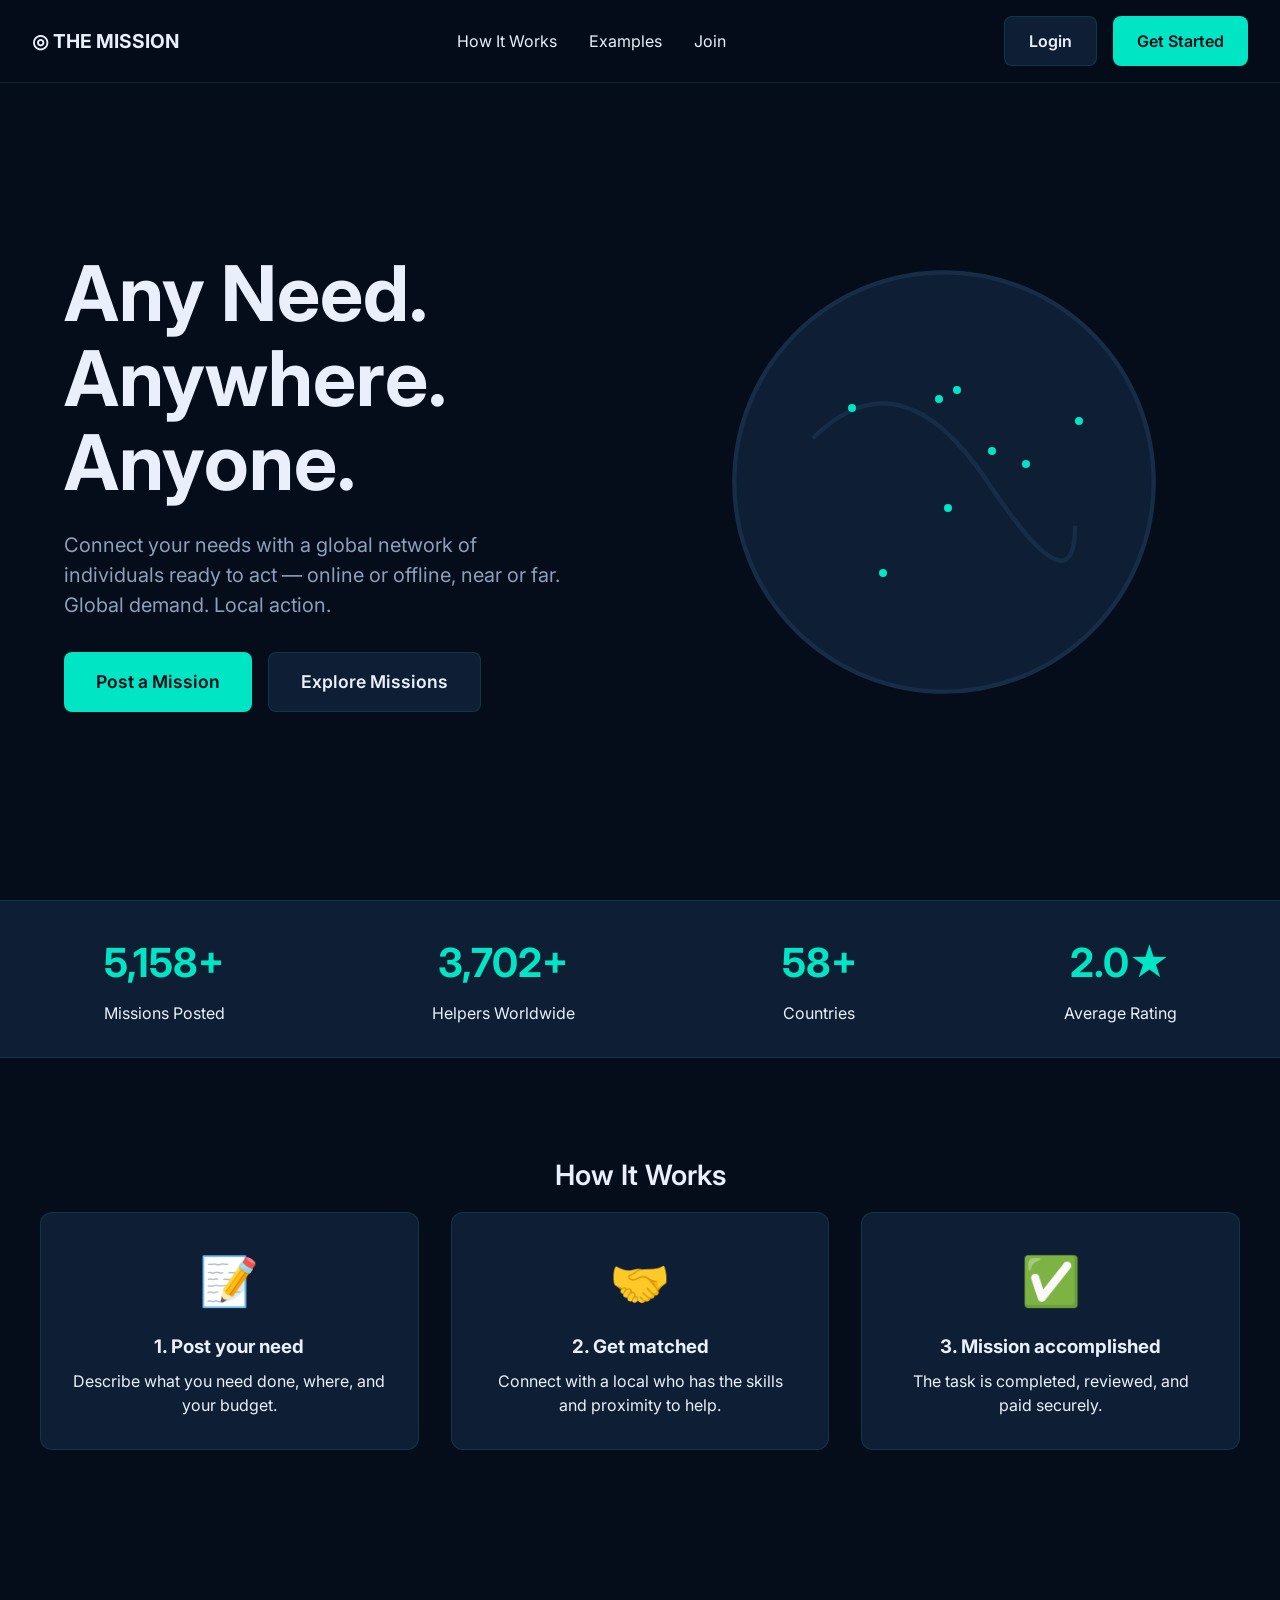
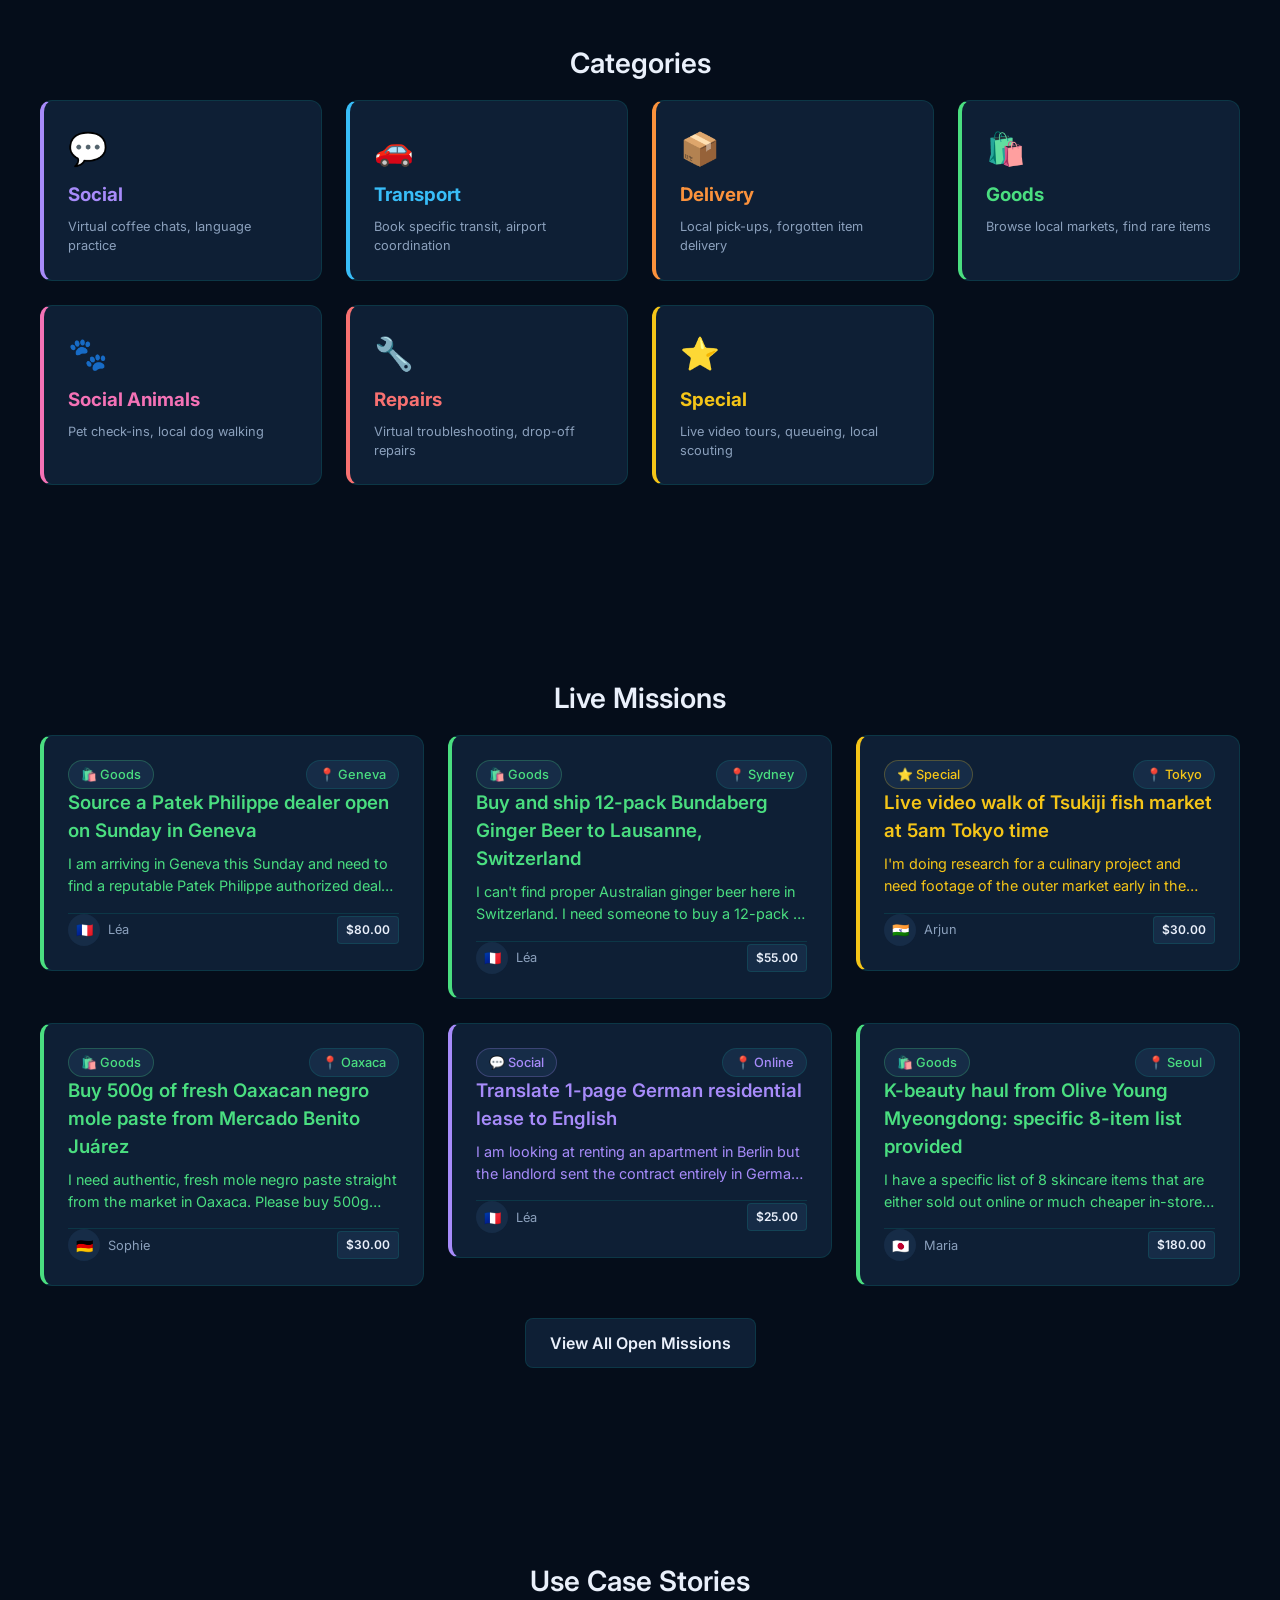
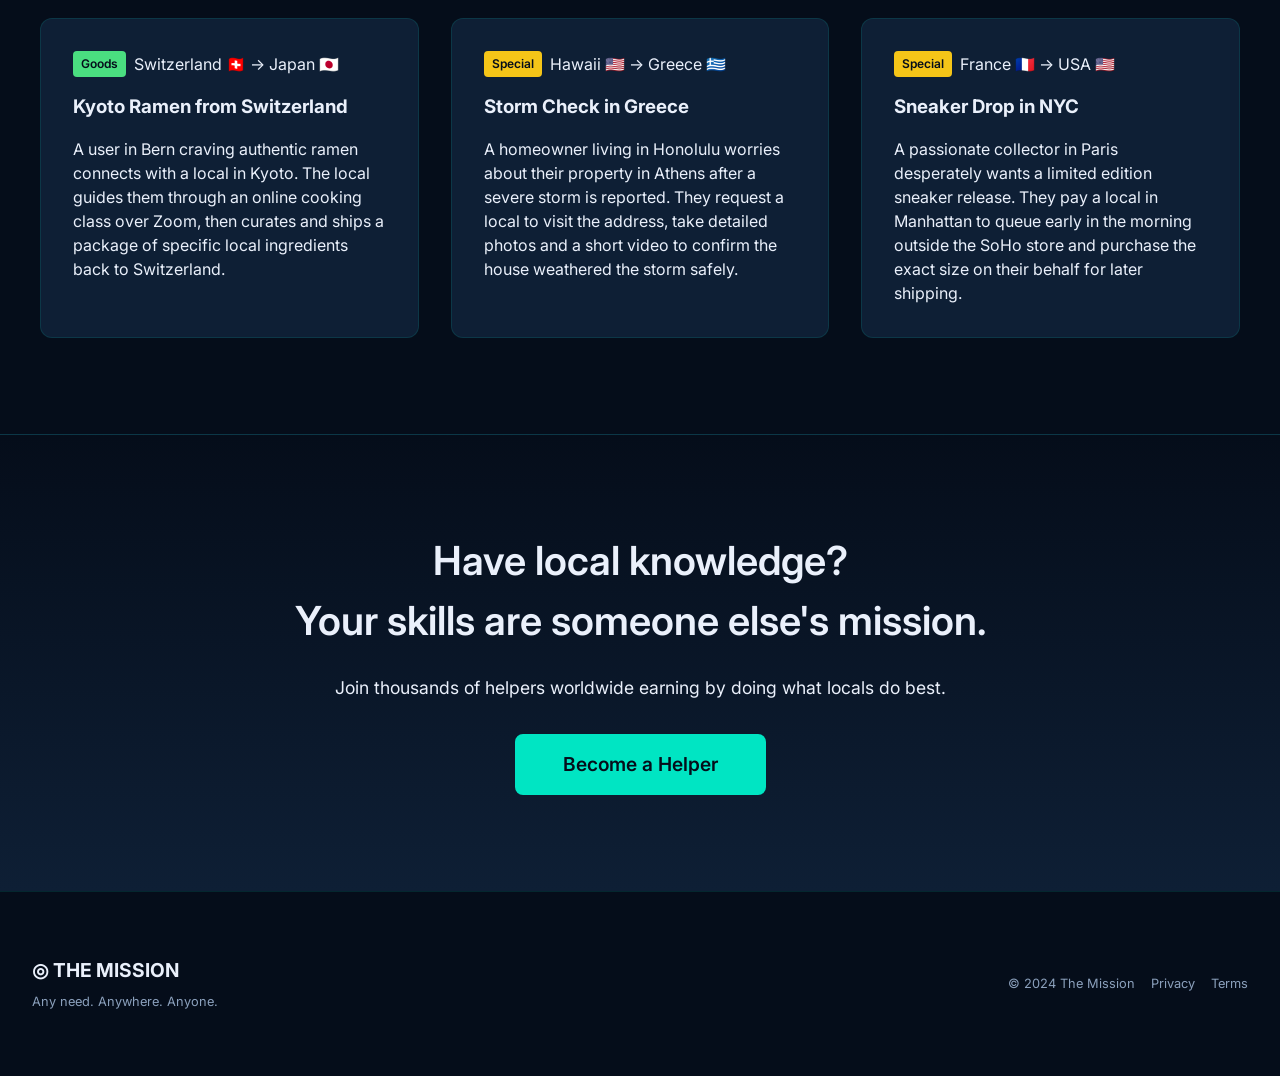
<file: index.html>
<!DOCTYPE html>
<html lang="en">
<head>
    <meta charset="UTF-8">
    <meta name="viewport" content="width=device-width, initial-scale=1.0">
    <title>The Mission | Any Need. Anywhere. Anyone.</title>
    <link rel="preconnect" href="https://fonts.googleapis.com">
    <link rel="preconnect" href="https://fonts.gstatic.com" crossorigin>
    <link href="https://fonts.googleapis.com/css2?family=Inter:wght@400;500;600;700&display=swap" rel="stylesheet">
    <link rel="stylesheet" href="style.css">
    <style>
        /* Specific index.html styles */
        nav {
            position: fixed;
            top: 0; width: 100%;
            display: flex; justify-content: space-between; align-items: center;
            padding: 1rem 2rem;
            background: rgba(5, 13, 26, 0.9);
            backdrop-filter: blur(10px);
            z-index: 1000;
            border-bottom: 1px solid var(--border);
        }
        .nav-logo { font-weight: 700; font-size: 1.2rem; display: flex; align-items: center; gap: 0.5rem;}
        .nav-links { display: flex; gap: 2rem; }
        .nav-actions { display: flex; gap: 1rem; }

        .hero {
            min-height: 100vh;
            display: flex;
            align-items: center;
            padding-top: 4rem;
        }
        .hero-split {
            display: flex;
            align-items: center;
            gap: 4rem;
        }
        .hero-content { flex: 1; }
        .hero-visual { flex: 1; display: flex; justify-content: center; }

        .stats-bar {
            background-color: var(--bg-surface);
            border-top: 1px solid var(--border);
            border-bottom: 1px solid var(--border);
            padding: 2rem 0;
            display: flex;
            justify-content: space-around;
            text-align: center;
        }
        .stat-item h3 { font-size: 2.5rem; color: var(--accent-teal); margin-bottom: 0.5rem; font-weight: 700; }

        .section { padding: 6rem 0; }

        .how-it-works { display: flex; justify-content: space-between; gap: 2rem; text-align: center; }
        .step { flex: 1; padding: 2rem; background: var(--bg-surface); border-radius: 12px; border: 1px solid var(--border); }
        .step-icon { font-size: 3rem; margin-bottom: 1rem; }

        .category-grid { display: grid; grid-template-columns: repeat(auto-fit, minmax(250px, 1fr)); gap: 1.5rem; }

        .use-case-grid { display: grid; grid-template-columns: repeat(3, 1fr); gap: 2rem; }
        .use-case-card { background: var(--bg-surface); padding: 2rem; border-radius: 12px; border: 1px solid var(--border); }

        .provider-cta { text-align: center; background: linear-gradient(180deg, var(--bg-deep) 0%, var(--bg-surface) 100%); border-top: 1px solid var(--border); }

        footer { padding: 4rem 2rem; border-top: 1px solid var(--border); display: flex; justify-content: space-between; align-items: center; }

        @media (max-width: 768px) {
            .nav-links { display: none; }
            .hero-split { flex-direction: column; text-align: center; padding-top: 2rem; }
            .stats-bar { flex-direction: column; gap: 2rem; }
            .how-it-works { flex-direction: column; }
            .use-case-grid { grid-template-columns: 1fr; }
            .category-grid { display: flex; overflow-x: auto; padding-bottom: 1rem; scroll-snap-type: x mandatory; }
            .category-grid > div { min-width: 80vw; scroll-snap-align: center; }
            footer { flex-direction: column; gap: 2rem; text-align: center; }
        }
    </style>
</head>
<body>
    <nav>
        <div class="nav-logo">◎ THE MISSION</div>
        <div class="nav-links">
            <a href="#how-it-works">How It Works</a>
            <a href="#examples">Examples</a>
            <a href="#join">Join</a>
        </div>
        <div class="nav-actions">
            <a href="login.html" class="btn btn-secondary">Login</a>
            <a href="login.html" class="btn btn-primary">Get Started</a>
        </div>
    </nav>

    <section class="hero container">
        <div class="hero-split w-full">
            <div class="hero-content">
                <h1 class="hero-headline">Any Need.<br>Anywhere.<br>Anyone.</h1>
                <p class="body-text mb-8" style="font-size: 1.25rem; color: var(--text-secondary); max-width: 500px;">
                    Connect your needs with a global network of individuals ready to act — online or offline, near or far. Global demand. Local action.
                </p>
                <div class="flex gap-4" style="flex-wrap: wrap; justify-content: inherit;">
                    <a href="login.html" class="btn btn-primary" style="font-size: 1.1rem; padding: 1rem 2rem;">Post a Mission</a>
                    <a href="app.html" class="btn btn-secondary" style="font-size: 1.1rem; padding: 1rem 2rem;">Explore Missions</a>
                </div>
            </div>
            <div class="hero-visual">
                <div class="globe-container" style="width: 80%; max-width: 500px;">
                    <!-- Tokyo -->
                    <div class="globe-dot" style="top: 35%; left: 80%; animation-delay: 0s;"></div>
                    <!-- Lagos -->
                    <div class="globe-dot" style="top: 55%; left: 50%; animation-delay: 0.2s;"></div>
                    <!-- Paris -->
                    <div class="globe-dot" style="top: 30%; left: 48%; animation-delay: 0.4s;"></div>
                    <!-- Mumbai -->
                    <div class="globe-dot" style="top: 45%; left: 68%; animation-delay: 0.6s;"></div>
                    <!-- NYC -->
                    <div class="globe-dot" style="top: 32%; left: 28%; animation-delay: 0.8s;"></div>
                    <!-- Berlin -->
                    <div class="globe-dot" style="top: 28%; left: 52%; animation-delay: 1.0s;"></div>
                    <!-- São Paulo -->
                    <div class="globe-dot" style="top: 70%; left: 35%; animation-delay: 1.2s;"></div>
                    <!-- Dubai -->
                    <div class="globe-dot" style="top: 42%; left: 60%; animation-delay: 1.4s;"></div>
                </div>
            </div>
        </div>
    </section>

    <div class="stats-bar" id="stats">
        <div class="stat-item">
            <h3 data-target="12400">0</h3>
            <p class="text-secondary">Missions Posted</p>
        </div>
        <div class="stat-item">
            <h3 data-target="8900">0</h3>
            <p class="text-secondary">Helpers Worldwide</p>
        </div>
        <div class="stat-item">
            <h3 data-target="140">0</h3>
            <p class="text-secondary">Countries</p>
        </div>
        <div class="stat-item">
            <h3 data-target="4.9" data-decimal="true">0</h3>
            <p class="text-secondary">Average Rating</p>
        </div>
    </div>

    <section id="how-it-works" class="section container">
        <h2 class="section-heading text-center mb-8">How It Works</h2>
        <div class="how-it-works">
            <div class="step">
                <div class="step-icon">📝</div>
                <h3>1. Post your need</h3>
                <p class="text-secondary mt-2">Describe what you need done, where, and your budget.</p>
            </div>
            <div class="step">
                <div class="step-icon">🤝</div>
                <h3>2. Get matched</h3>
                <p class="text-secondary mt-2">Connect with a local who has the skills and proximity to help.</p>
            </div>
            <div class="step">
                <div class="step-icon">✅</div>
                <h3>3. Mission accomplished</h3>
                <p class="text-secondary mt-2">The task is completed, reviewed, and paid securely.</p>
            </div>
        </div>
    </section>

    <section class="section container">
        <h2 class="section-heading text-center mb-8">Categories</h2>
        <div class="category-grid" id="category-showcase">
            <!-- Populated by JS -->
        </div>
    </section>

    <section id="examples" class="section container">
        <h2 class="section-heading text-center mb-8">Live Missions</h2>
        <div class="masonry-grid" id="live-examples-grid">
            <!-- Populated by JS -->
        </div>
        <div class="text-center mt-8">
            <a href="app.html" class="btn btn-secondary">View All Open Missions</a>
        </div>
    </section>

    <section class="section container">
        <h2 class="section-heading text-center mb-8">Use Case Stories</h2>
        <div class="use-case-grid">
            <div class="use-case-card card">
                <div class="flex items-center gap-2 mb-4">
                    <span class="badge" style="background-color: var(--cat-goods)">Goods</span>
                    <span class="text-secondary text-sm">Switzerland 🇨🇭 → Japan 🇯🇵</span>
                </div>
                <h3>Kyoto Ramen from Switzerland</h3>
                <p class="text-secondary mt-4">A user in Bern craving authentic ramen connects with a local in Kyoto. The local guides them through an online cooking class over Zoom, then curates and ships a package of specific local ingredients back to Switzerland.</p>
            </div>
            <div class="use-case-card card">
                <div class="flex items-center gap-2 mb-4">
                    <span class="badge" style="background-color: var(--cat-special)">Special</span>
                    <span class="text-secondary text-sm">Hawaii 🇺🇸 → Greece 🇬🇷</span>
                </div>
                <h3>Storm Check in Greece</h3>
                <p class="text-secondary mt-4">A homeowner living in Honolulu worries about their property in Athens after a severe storm is reported. They request a local to visit the address, take detailed photos and a short video to confirm the house weathered the storm safely.</p>
            </div>
            <div class="use-case-card card">
                <div class="flex items-center gap-2 mb-4">
                    <span class="badge" style="background-color: var(--cat-special)">Special</span>
                    <span class="text-secondary text-sm">France 🇫🇷 → USA 🇺🇸</span>
                </div>
                <h3>Sneaker Drop in NYC</h3>
                <p class="text-secondary mt-4">A passionate collector in Paris desperately wants a limited edition sneaker release. They pay a local in Manhattan to queue early in the morning outside the SoHo store and purchase the exact size on their behalf for later shipping.</p>
            </div>
        </div>
    </section>

    <section id="join" class="section provider-cta">
        <div class="container">
            <h2 class="section-heading" style="font-size: 2.5rem; margin-bottom: 1.5rem;">Have local knowledge?<br>Your skills are someone else's mission.</h2>
            <p class="text-secondary mb-8" style="font-size: 1.1rem;">Join thousands of helpers worldwide earning by doing what locals do best.</p>
            <a href="login.html" class="btn btn-primary" style="font-size: 1.2rem; padding: 1rem 3rem;">Become a Helper</a>
        </div>
    </section>

    <footer>
        <div>
            <div class="nav-logo mb-2">◎ THE MISSION</div>
            <p class="text-secondary caption">Any need. Anywhere. Anyone.</p>
        </div>
        <div class="flex gap-4 text-secondary caption">
            <span>© 2024 The Mission</span>
            <a href="#">Privacy</a>
            <a href="#">Terms</a>
        </div>
    </footer>

    <script src="app.js"></script>
    <script>
        document.addEventListener('DOMContentLoaded', () => {
            // Stats Animation
            const statsObserver = new IntersectionObserver((entries) => {
                entries.forEach(entry => {
                    if (entry.isIntersecting) {
                        const targets = entry.target.querySelectorAll('h3');
                        targets.forEach(el => {
                            const target = parseFloat(el.getAttribute('data-target'));
                            const isDecimal = el.hasAttribute('data-decimal');
                            const suffix = target > 100 ? '+' : (isDecimal ? '★' : '');

                            let count = 0;
                            const duration = 2000; // 2 seconds
                            const increment = target / (duration / 16); // 60fps

                            const timer = setInterval(() => {
                                count += increment;
                                if (count >= target) {
                                    clearInterval(timer);
                                    count = target;
                                }
                                el.innerText = isDecimal ? count.toFixed(1) + suffix : Math.floor(count).toLocaleString() + suffix;
                            }, 16);
                        });
                        statsObserver.unobserve(entry.target);
                    }
                });
            }, { threshold: 0.5 });

            statsObserver.observe(document.getElementById('stats'));

            // Populate Categories
            const catGrid = document.getElementById('category-showcase');
            const catExamples = {
                'Social': 'Virtual coffee chats, language practice',
                'Transport': 'Book specific transit, airport coordination',
                'Delivery': 'Local pick-ups, forgotten item delivery',
                'Goods': 'Browse local markets, find rare items',
                'Social Animals': 'Pet check-ins, local dog walking',
                'Repairs': 'Virtual troubleshooting, drop-off repairs',
                'Special': 'Live video tours, queueing, local scouting'
            };

            Object.keys(CATEGORIES).forEach(cat => {
                const info = CATEGORIES[cat];
                const card = document.createElement('div');
                card.className = `card cat-border ${info.className}`;
                card.innerHTML = `
                    <div style="font-size: 2rem; margin-bottom: 0.5rem;">${info.icon}</div>
                    <h3 style="margin-bottom: 0.5rem;">${cat}</h3>
                    <p class="caption">${catExamples[cat]}</p>
                `;
                catGrid.appendChild(card);
            });

            // Populate Live Examples
            const grid = document.getElementById('live-examples-grid');
            const reqs = getRequests({ status: 'open' }).slice(0, 6); // Just top 6

            reqs.forEach(req => {
                const cat = CATEGORIES[req.category];
                const requester = getUserById(req.requesterId) || { name: 'User', flag: '🌍' };

                const card = document.createElement('a');
                card.className = `card hoverable cat-border ${cat.className}`;
                card.href = `request.html?id=${req.id}`;

                card.innerHTML = `
                    <div class="flex justify-between items-center mb-3">
                        <span class="chip" style="color: ${cat.color}; border-color: ${cat.color}40">
                            ${cat.icon} ${req.category}
                        </span>
                        <span class="chip">📍 ${req.location.split(',')[0]}</span>
                    </div>
                    <h3 class="mb-2" style="font-weight: 600;">${req.title}</h3>
                    <p class="text-secondary mb-4" style="font-size: 0.9rem; display: -webkit-box; -webkit-line-clamp: 2; -webkit-box-orient: vertical; overflow: hidden;">
                        ${req.description}
                    </p>
                    <div class="flex justify-between items-center border-top pt-3" style="border-top: 1px solid var(--border);">
                        <div class="flex items-center gap-2">
                            <div class="avatar avatar-sm">${requester.flag}</div>
                            <span class="caption">${requester.name.split(' ')[0]}</span>
                        </div>
                        <div class="flex items-center gap-2">
                            <span class="badge" style="background-color: var(--bg-elevated); color: var(--text-primary); border: 1px solid var(--border);">
                                ${formatBudget(req.budget, req.currency)}
                            </span>
                        </div>
                    </div>
                `;
                grid.appendChild(card);
            });
        });
    </script>
</body>
</html>
</file>
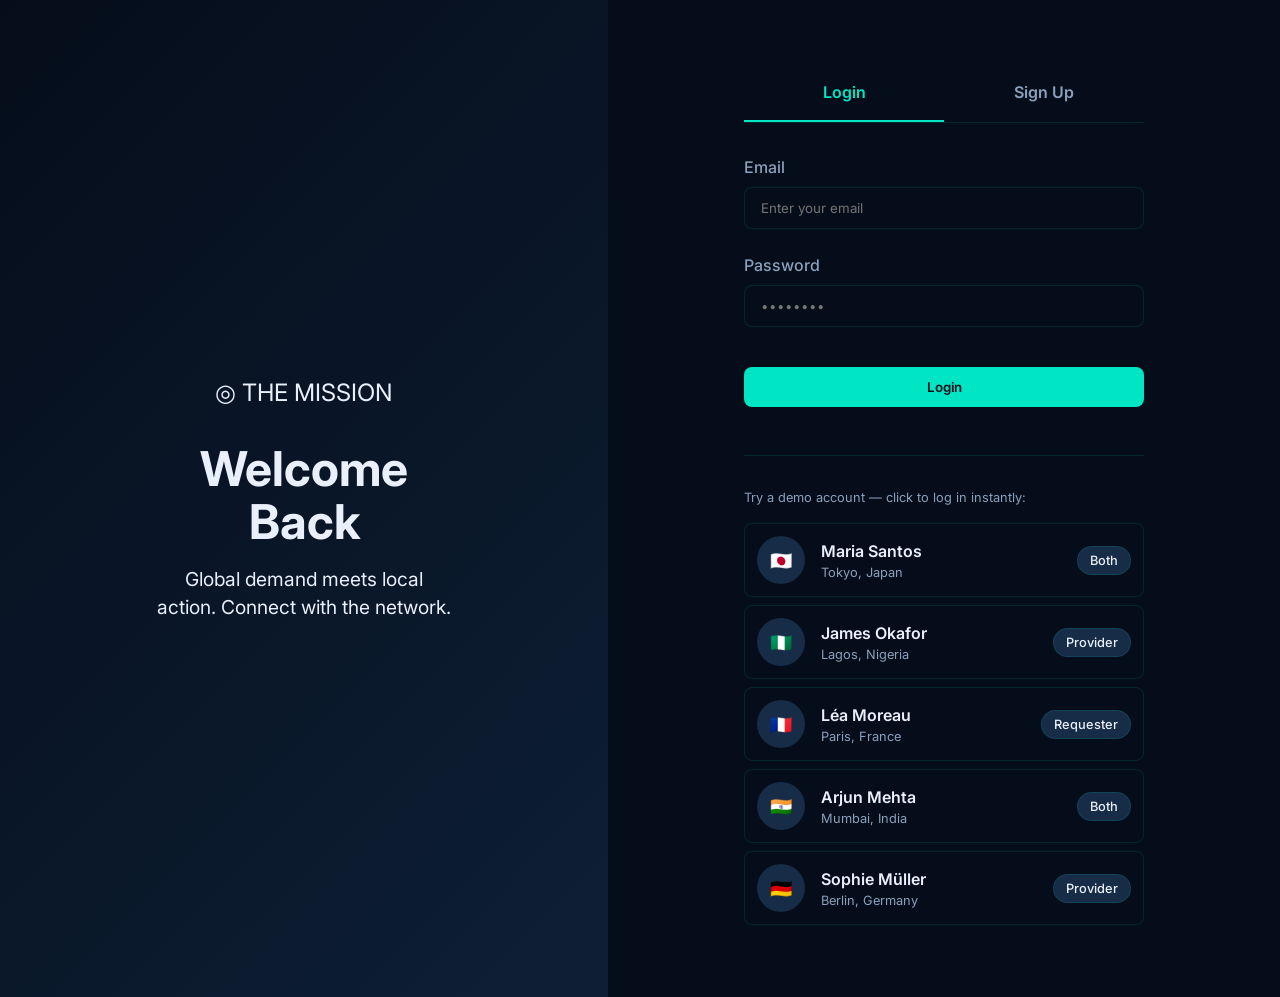
<file: app.html>
<!DOCTYPE html>
<html lang="en">
<head>
    <meta charset="UTF-8">
    <meta name="viewport" content="width=device-width, initial-scale=1.0">
    <title>Feed | The Mission</title>
    <link rel="preconnect" href="https://fonts.googleapis.com">
    <link rel="preconnect" href="https://fonts.gstatic.com" crossorigin>
    <link href="https://fonts.googleapis.com/css2?family=Inter:wght@400;500;600;700&display=swap" rel="stylesheet">
    <link rel="stylesheet" href="style.css">
    <style>
        .filter-scroll { display: flex; gap: 0.5rem; overflow-x: auto; padding-bottom: 0.5rem; scrollbar-width: none; }
        .filter-scroll::-webkit-scrollbar { display: none; }
        .filter-chip { cursor: pointer; border-color: var(--border); background: var(--bg-surface); transition: all 0.2s; }
        .filter-chip.active { background: var(--accent-teal); color: var(--bg-deep); border-color: var(--accent-teal); }

        .top-bar { display: flex; justify-content: space-between; align-items: center; margin-bottom: 2rem; gap: 1rem;}
        .search-input { flex: 1; max-width: 400px; background: var(--bg-surface); }

        /* Form Wizard */
        .wizard-step { display: none; }
        .wizard-step.active { display: block; animation: fadeIn 0.3s ease; }
        @keyframes fadeIn { from { opacity: 0; transform: translateY(10px); } to { opacity: 1; transform: translateY(0); } }

        .cat-select-grid { display: grid; grid-template-columns: repeat(auto-fit, minmax(140px, 1fr)); gap: 1rem; }
        .cat-select-card {
            border: 1px solid var(--border); border-radius: 8px; padding: 1rem; text-align: center;
            cursor: pointer; transition: all 0.2s; background: var(--bg-surface);
        }
        .cat-select-card:hover { border-color: var(--accent-teal); }
        .cat-select-card.selected { border-color: var(--accent-teal); background: var(--bg-elevated); box-shadow: 0 0 0 2px var(--accent-teal); }

        .progress-bar { display: flex; gap: 0.5rem; margin-bottom: 2rem; }
        .progress-dot { height: 6px; flex: 1; background: var(--bg-surface); border-radius: 3px; transition: all 0.3s; }
        .progress-dot.active { background: var(--accent-teal); }
        .progress-dot.done { background: var(--border); }

        #view-post-mission, #view-my-missions, #view-my-tasks { display: none; }
    </style>
</head>
<body>
    <div class="app-layout">
        <!-- Sidebar -->
        <div class="sidebar">
            <div class="nav-logo mb-8 mt-2" style="font-size: 1.2rem;">◎ THE MISSION</div>

            <div class="flex-col gap-2 flex-1">
                <div class="nav-item active" onclick="switchView('feed', this)">
                    <span>🌍</span> Feed
                </div>
                <div class="nav-item" onclick="switchView('my-missions', this)">
                    <span>📋</span> My Missions
                </div>
                <div class="nav-item" onclick="switchView('my-tasks', this)">
                    <span>✅</span> My Tasks
                </div>
                <div class="nav-item" onclick="switchView('post-mission', this)">
                    <span>➕</span> Post Mission
                </div>
                <div class="nav-item" onclick="window.location.href='profile.html'">
                    <span>👤</span> Profile
                </div>
            </div>

            <div class="mt-auto pt-4 border-top" style="border-top: 1px solid var(--border);">
                <div class="flex items-center gap-3 mb-4">
                    <img id="user-avatar" class="avatar avatar-md" src="" alt="User">
                    <div>
                        <div id="user-name" style="font-weight: 600; font-size: 0.9rem;"></div>
                        <div class="caption cursor-pointer hover:text-white" onclick="logout()">Sign Out</div>
                    </div>
                </div>
            </div>
        </div>

        <!-- Main Content -->
        <div class="main-content">

            <!-- FEED VIEW -->
            <div id="view-feed">
                <div class="top-bar">
                    <input type="text" id="search-bar" class="form-control search-input" placeholder="Search missions, locations..." onkeyup="handleSearch(event)">
                    <select id="sort-select" class="form-control" style="width: auto;" onchange="loadFeed()">
                        <option>Latest</option>
                        <option>Ending Soon</option>
                        <option>Highest Budget</option>
                        <option>Nearest</option>
                    </select>
                </div>

                <div class="filter-scroll mb-6" id="category-filters">
                    <div class="chip filter-chip active" onclick="setCategoryFilter(null, this)">All</div>
                    <!-- Populated by JS -->
                </div>

                <div class="masonry-grid" id="feed-grid">
                    <!-- Skeletons initially -->
                </div>
            </div>

            <!-- MY MISSIONS VIEW -->
            <div id="view-my-missions">
                <h2 class="section-heading mb-6">My Missions</h2>
                <div class="filter-scroll mb-6">
                    <div class="chip filter-chip active" onclick="loadMyMissions('open', this)">Posted (Open)</div>
                    <div class="chip filter-chip" onclick="loadMyMissions('in_progress', this)">In Progress</div>
                    <div class="chip filter-chip" onclick="loadMyMissions('completed', this)">Completed</div>
                </div>
                <div class="masonry-grid" id="my-missions-grid"></div>
            </div>

            <!-- MY TASKS VIEW -->
            <div id="view-my-tasks">
                <h2 class="section-heading mb-6">My Tasks</h2>
                <div class="filter-scroll mb-6">
                    <div class="chip filter-chip active" onclick="loadMyTasks('in_progress', this)">Accepted</div>
                    <div class="chip filter-chip" onclick="loadMyTasks('completed', this)">Done</div>
                </div>
                <div class="masonry-grid" id="my-tasks-grid"></div>
            </div>

            <!-- POST MISSION VIEW -->
            <div id="view-post-mission" style="max-width: 600px; margin: 0 auto;">
                <h2 class="section-heading mb-6 text-center">Post a Mission</h2>

                <div class="progress-bar">
                    <div class="progress-dot active" id="dot-1"></div>
                    <div class="progress-dot" id="dot-2"></div>
                    <div class="progress-dot" id="dot-3"></div>
                </div>

                <form id="post-form" onsubmit="submitMission(event)">

                    <!-- Step 1 -->
                    <div class="wizard-step active" id="step-1">
                        <div class="form-group">
                            <label for="post-title">Mission Title</label>
                            <input type="text" id="post-title" class="form-control" required placeholder="e.g. Source a Patek Philippe dealer open on Sunday...">
                        </div>
                        <div class="form-group">
                            <label for="post-desc">Description</label>
                            <textarea id="post-desc" class="form-control" rows="4" required placeholder="Provide all necessary details..."></textarea>
                        </div>
                        <div class="form-group">
                            <label id="cat-label">Category</label>
                            <div class="cat-select-grid" id="post-cat-grid" role="group" aria-labelledby="cat-label">
                                <!-- Populated by JS -->
                            </div>
                            <input type="hidden" id="post-cat" required>
                        </div>
                        <div class="flex justify-between mt-8">
                            <div></div>
                            <button type="button" class="btn btn-primary" onclick="nextStep(2)">Next: Details →</button>
                        </div>
                    </div>

                    <!-- Step 2 -->
                    <div class="wizard-step" id="step-2">
                        <div class="form-group">
                            <label for="post-loc">Location</label>
                            <input type="text" id="post-loc" class="form-control" required placeholder="City, Country (or 'Online')">
                            <div class="mt-2 flex gap-2">
                                <label for="post-online" style="display: flex; align-items: center; gap: 0.5rem; font-weight: 400; color: var(--text-primary);">
                                    <input type="checkbox" id="post-online"> This is a purely online/virtual task
                                </label>
                            </div>
                        </div>
                        <div class="flex gap-4">
                            <div class="form-group w-full">
                                <label for="post-budget">Budget Amount</label>
                                <input type="number" id="post-budget" class="form-control" required min="5">
                            </div>
                            <div class="form-group" style="width: 120px;">
                                <label for="post-currency">Currency</label>
                                <select id="post-currency" class="form-control">
                                    <option>USD</option><option>EUR</option><option>GBP</option>
                                    <option>CHF</option><option>JPY</option>
                                </select>
                            </div>
                        </div>
                        <div class="form-group">
                            <label for="post-deadline">Deadline</label>
                            <input type="date" id="post-deadline" class="form-control" required>
                        </div>
                        <div class="flex justify-between mt-8">
                            <button type="button" class="btn btn-secondary" onclick="nextStep(1)">← Back</button>
                            <button type="button" class="btn btn-primary" onclick="previewMission()">Next: Review →</button>
                        </div>
                    </div>

                    <!-- Step 3 -->
                    <div class="wizard-step" id="step-3">
                        <p class="text-secondary mb-4 text-center">Here's how your mission will look in the feed:</p>

                        <div id="preview-card" class="card mb-8"></div>

                        <div class="flex justify-between mt-8">
                            <button type="button" class="btn btn-secondary" onclick="nextStep(2)">← Edit</button>
                            <button type="submit" class="btn btn-primary" style="background-color: var(--cat-goods); color: var(--bg-deep);">Post Mission</button>
                        </div>
                    </div>

                </form>
            </div>

        </div>
    </div>

    <!-- Mobile Nav -->
    <div class="mobile-nav">
        <div class="mobile-nav-item active" onclick="switchView('feed', this)">
            <span style="font-size: 1.5rem;">🌍</span> Feed
        </div>
        <div class="mobile-nav-item" onclick="switchView('my-missions', this)">
            <span style="font-size: 1.5rem;">📋</span> My Missions
        </div>
        <div class="mobile-nav-item" onclick="switchView('post-mission', this)">
            <span style="font-size: 1.5rem;">➕</span> Post
        </div>
        <div class="mobile-nav-item" onclick="window.location.href='profile.html'">
            <span style="font-size: 1.5rem;">👤</span> Profile
        </div>
    </div>

    <script src="app.js"></script>
    <script>
        requireAuth();
        const currentUser = getSession();

        let currentFilter = { category: null, status: 'open', search: '', sortBy: 'Latest' };

        document.addEventListener('DOMContentLoaded', () => {
            // Setup User Info
            document.getElementById('user-name').innerText = currentUser.name;
            document.getElementById('user-avatar').src = getInitialsAvatar(currentUser.name);

            // Setup Category Filters
            const filterContainer = document.getElementById('category-filters');
            Object.keys(CATEGORIES).forEach(cat => {
                const el = document.createElement('div');
                el.className = 'chip filter-chip';
                el.innerHTML = `${CATEGORIES[cat].icon} ${cat}`;
                el.onclick = function() { setCategoryFilter(cat, this); };
                filterContainer.appendChild(el);
            });

            // Setup Post Categories
            const catGrid = document.getElementById('post-cat-grid');
            Object.keys(CATEGORIES).forEach(cat => {
                const el = document.createElement('div');
                el.className = 'cat-select-card';
                el.innerHTML = `<div style="font-size: 1.5rem; margin-bottom: 0.5rem;">${CATEGORIES[cat].icon}</div><div>${cat}</div>`;
                el.onclick = function() {
                    document.querySelectorAll('.cat-select-card').forEach(c => c.classList.remove('selected'));
                    this.classList.add('selected');
                    document.getElementById('post-cat').value = cat;
                };
                catGrid.appendChild(el);
            });

            // Set min date for deadline
            const today = new Date().toISOString().split('T')[0];
            document.getElementById('post-deadline').setAttribute('min', today);

            // Initial Load
            loadFeedWithDelay();

            // Check hash for direct routing
            if(window.location.hash === '#post') {
                switchView('post-mission', document.querySelectorAll('.nav-item')[3]);
            }
        });

        // --- NAVIGATION ---
        function switchView(viewId, navEl) {
            document.getElementById('view-feed').style.display = 'none';
            document.getElementById('view-my-missions').style.display = 'none';
            document.getElementById('view-my-tasks').style.display = 'none';
            document.getElementById('view-post-mission').style.display = 'none';

            document.getElementById('view-' + viewId).style.display = 'block';

            document.querySelectorAll('.nav-item').forEach(el => el.classList.remove('active'));
            document.querySelectorAll('.mobile-nav-item').forEach(el => el.classList.remove('active'));
            if(navEl) navEl.classList.add('active');

            if (viewId === 'feed') loadFeedWithDelay();
            if (viewId === 'my-missions') loadMyMissions('open', document.querySelector('#view-my-missions .filter-chip.active'));
            if (viewId === 'my-tasks') loadMyTasks('in_progress', document.querySelector('#view-my-tasks .filter-chip.active'));
        }

        // --- FEED LOGIC ---
        function setCategoryFilter(cat, el) {
            document.querySelectorAll('#category-filters .filter-chip').forEach(c => c.classList.remove('active'));
            el.classList.add('active');
            currentFilter.category = cat;
            loadFeed();
        }

        function handleSearch(e) {
            currentFilter.search = e.target.value;
            loadFeed();
        }

        function loadFeedWithDelay() {
            const grid = document.getElementById('feed-grid');
            grid.innerHTML = '';
            for(let i=0; i<6; i++) {
                grid.innerHTML += `<div class="skeleton" style="height: 250px;"></div>`;
            }
            setTimeout(loadFeed, 300);
        }

        function loadFeed() {
            currentFilter.sortBy = document.getElementById('sort-select').value;
            const reqs = getRequests(currentFilter);
            renderGrid('feed-grid', reqs);
        }

        function loadMyMissions(status, el) {
            if(el) {
                document.querySelectorAll('#view-my-missions .filter-chip').forEach(c => c.classList.remove('active'));
                el.classList.add('active');
            }
            const reqs = getRequests({ requesterId: currentUser.id, status: status, sortBy: 'Latest' });
            renderGrid('my-missions-grid', reqs);
        }

        function loadMyTasks(status, el) {
            if(el) {
                document.querySelectorAll('#view-my-tasks .filter-chip').forEach(c => c.classList.remove('active'));
                el.classList.add('active');
            }
            const reqs = getRequests({ providerId: currentUser.id, status: status, sortBy: 'Latest' });
            renderGrid('my-tasks-grid', reqs);
        }

        function renderGrid(gridId, reqs) {
            const grid = document.getElementById(gridId);
            grid.innerHTML = '';

            if (reqs.length === 0) {
                grid.style.display = 'block';
                grid.innerHTML = `
                    <div class="text-center py-12" style="grid-column: 1 / -1;">
                        <div style="font-size: 4rem; margin-bottom: 1rem;">🌍</div>
                        <h3 class="mb-2">No missions found</h3>
                        <p class="text-secondary">Try adjusting your filters or be the first to post one!</p>
                    </div>
                `;
                return;
            }

            grid.style.display = 'grid';

            reqs.forEach(req => {
                const cat = CATEGORIES[req.category];
                const requester = getUserById(req.requesterId);
                const deadlineText = formatDeadline(req.deadline);
                const deadlineColor = deadlineText.includes("Overdue") || deadlineText === "Today" ? "var(--accent-coral)" :
                                     (deadlineText === "1 day left" ? "var(--accent-gold)" : "var(--bg-elevated)");

                const card = document.createElement('div');
                card.className = `card hoverable cat-border ${cat.className}`;
                card.style.cursor = 'pointer';
                card.onclick = () => window.location.href = `request.html?id=${req.id}`;

                let statusBadge = '';
                if(req.status === 'in_progress') statusBadge = `<span class="badge" style="background-color: var(--accent-teal); color: var(--bg-deep);">In Progress</span>`;
                if(req.status === 'completed') statusBadge = `<span class="badge" style="background-color: var(--border); color: var(--text-primary);">Completed</span>`;

                card.innerHTML = `
                    <div class="flex justify-between items-center mb-3">
                        <span class="chip" style="color: ${cat.color}; border-color: ${cat.color}40">
                            ${cat.icon} ${req.category}
                        </span>
                        <div class="flex gap-2">
                            ${statusBadge}
                            <span class="badge" style="background-color: ${deadlineColor}; color: ${deadlineColor === 'var(--bg-elevated)' ? 'var(--text-primary)' : 'var(--bg-deep)'}; border: 1px solid var(--border);">
                                ⏰ ${deadlineText}
                            </span>
                        </div>
                    </div>
                    <h3 class="mb-2" style="font-weight: 600; line-height: 1.3;">${req.title}</h3>
                    <div class="flex items-center gap-2 mb-3 text-secondary caption">
                        <span>📍 ${req.location}</span>
                        ${req.online ? '<span class="badge" style="background:var(--bg-elevated); border:1px solid var(--border); color:var(--text-primary)">Online</span>' : ''}
                    </div>
                    <p class="text-secondary mb-4" style="font-size: 0.9rem; display: -webkit-box; -webkit-line-clamp: 2; -webkit-box-orient: vertical; overflow: hidden;">
                        ${req.description}
                    </p>
                    <div class="flex justify-between items-center border-top pt-3" style="border-top: 1px solid var(--border);">
                        <div class="flex items-center gap-2">
                            <div class="avatar avatar-sm">${requester.flag}</div>
                            <span class="caption">${requester.name.split(' ')[0]}</span>
                        </div>
                        <div class="flex items-center gap-2">
                            <span style="font-weight: 700; color: var(--accent-teal);">
                                ${formatBudget(req.budget, req.currency)}
                            </span>
                        </div>
                    </div>
                `;
                grid.appendChild(card);
            });
        }

        // --- POST WIZARD LOGIC ---
        function nextStep(step) {
            // Validate before moving
            if (step === 2) {
                if(!document.getElementById('post-title').value || !document.getElementById('post-desc').value || !document.getElementById('post-cat').value) {
                    showToast("Please fill all required fields in Step 1");
                    return;
                }
            }

            document.querySelectorAll('.wizard-step').forEach(el => el.classList.remove('active'));
            document.getElementById('step-' + step).classList.add('active');

            document.querySelectorAll('.progress-dot').forEach((el, idx) => {
                if (idx + 1 === step) { el.classList.add('active'); el.classList.remove('done'); }
                else if (idx + 1 < step) { el.classList.remove('active'); el.classList.add('done'); }
                else { el.classList.remove('active', 'done'); }
            });
        }

        function previewMission() {
            if(!document.getElementById('post-loc').value || !document.getElementById('post-budget').value || !document.getElementById('post-deadline').value) {
                showToast("Please fill all required fields in Step 2");
                return;
            }

            const title = document.getElementById('post-title').value;
            const desc = document.getElementById('post-desc').value;
            const catName = document.getElementById('post-cat').value;
            const cat = CATEGORIES[catName];
            const loc = document.getElementById('post-loc').value;
            const budget = document.getElementById('post-budget').value;
            const cur = document.getElementById('post-currency').value;
            const online = document.getElementById('post-online').checked;

            document.getElementById('preview-card').className = `card cat-border ${cat.className}`;
            document.getElementById('preview-card').innerHTML = `
                <div class="flex justify-between items-center mb-3">
                    <span class="chip" style="color: ${cat.color}; border-color: ${cat.color}40">
                        ${cat.icon} ${catName}
                    </span>
                </div>
                <h3 class="mb-2" style="font-weight: 600;">${title}</h3>
                <div class="flex items-center gap-2 mb-3 text-secondary caption">
                    <span>📍 ${loc}</span>
                    ${online ? '<span class="badge" style="background:var(--bg-elevated); border:1px solid var(--border); color:var(--text-primary)">Online</span>' : ''}
                </div>
                <p class="text-secondary mb-4" style="font-size: 0.9rem;">${desc}</p>
                <div class="flex justify-between items-center border-top pt-3" style="border-top: 1px solid var(--border);">
                    <div class="flex items-center gap-2">
                        <div class="avatar avatar-sm">${currentUser.flag}</div>
                        <span class="caption">${currentUser.name.split(' ')[0]}</span>
                    </div>
                    <span style="font-weight: 700; color: var(--accent-teal);">${formatBudget(budget, cur)}</span>
                </div>
            `;
            nextStep(3);
        }

        function submitMission(e) {
            e.preventDefault();
            const newReq = {
                id: generateId(),
                title: document.getElementById('post-title').value,
                category: document.getElementById('post-cat').value,
                budget: parseFloat(document.getElementById('post-budget').value),
                currency: document.getElementById('post-currency').value,
                requesterId: currentUser.id,
                providerId: null,
                status: 'open',
                location: document.getElementById('post-loc').value,
                deadline: document.getElementById('post-deadline').value + "T23:59:59Z",
                online: document.getElementById('post-online').checked,
                description: document.getElementById('post-desc').value,
                postedDate: new Date().toISOString(),
                messages: []
            };

            saveRequest(newReq);

            // Update user stats
            currentUser.missionsPosted = (currentUser.missionsPosted || 0) + 1;
            saveUser(currentUser);

            showToast("Mission posted successfully!");
            setTimeout(() => {
                window.location.href = `request.html?id=${newReq.id}`;
            }, 1000);
        }
    </script>
</body>
</html>
</file>
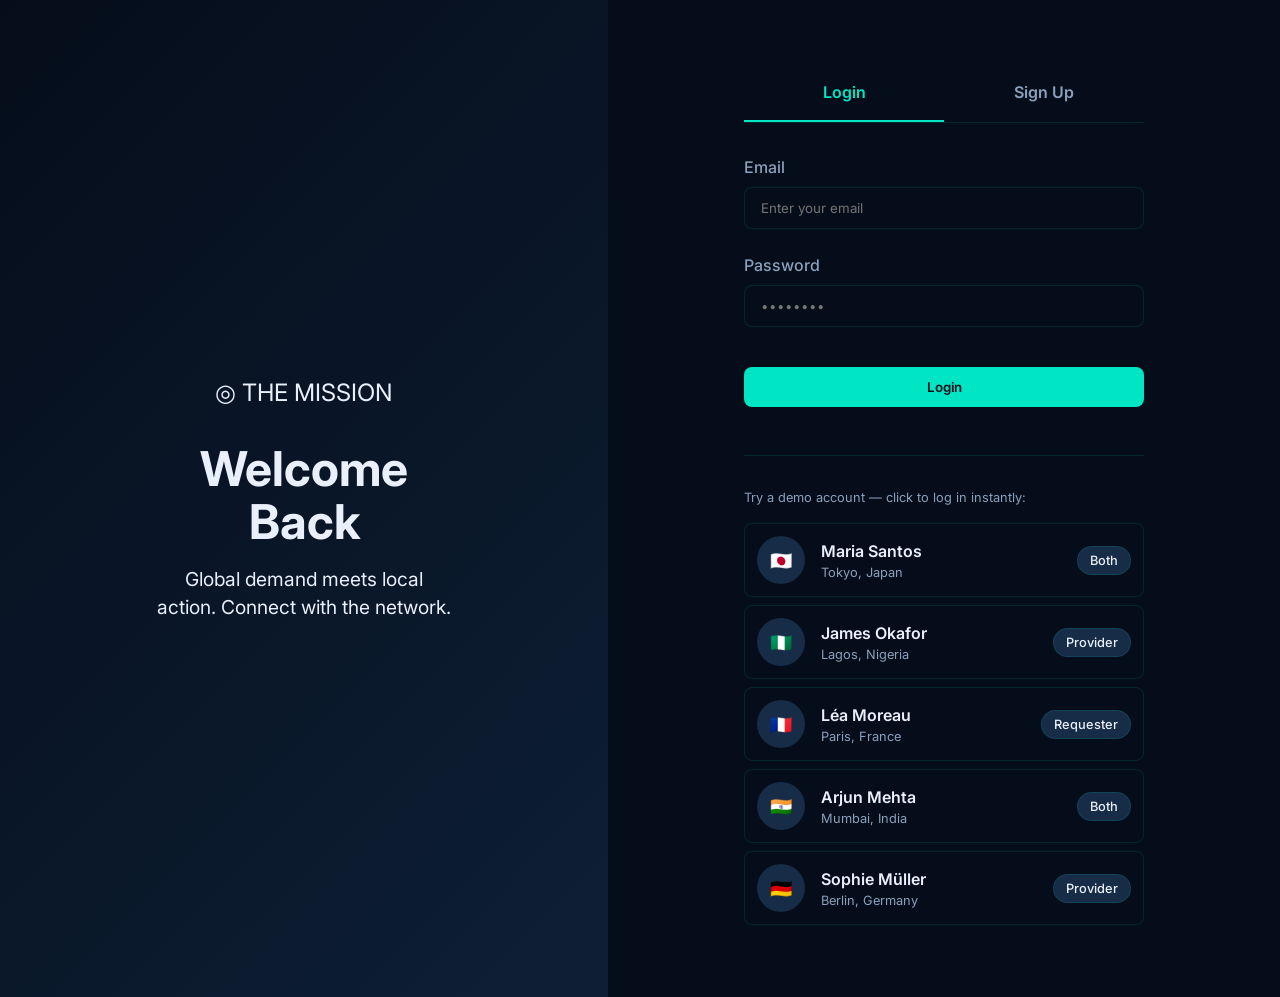
<file: login.html>
<!DOCTYPE html>
<html lang="en">
<head>
    <meta charset="UTF-8">
    <meta name="viewport" content="width=device-width, initial-scale=1.0">
    <title>Login | The Mission</title>
    <link rel="preconnect" href="https://fonts.googleapis.com">
    <link rel="preconnect" href="https://fonts.gstatic.com" crossorigin>
    <link href="https://fonts.googleapis.com/css2?family=Inter:wght@400;500;600;700&display=swap" rel="stylesheet">
    <link rel="stylesheet" href="style.css">
    <style>
        .tabs { display: flex; border-bottom: 1px solid var(--border); margin-bottom: 2rem; }
        .tab { flex: 1; text-align: center; padding: 1rem; cursor: pointer; color: var(--text-secondary); font-weight: 600; }
        .tab.active { color: var(--accent-teal); border-bottom: 2px solid var(--accent-teal); }
        .demo-accounts { margin-top: 3rem; border-top: 1px solid var(--border); padding-top: 2rem; }
        .demo-card {
            display: flex; align-items: center; gap: 1rem; padding: 0.75rem;
            border: 1px solid var(--border); border-radius: 8px; margin-bottom: 0.5rem;
            cursor: pointer; transition: all 0.2s;
        }
        .demo-card:hover { background-color: var(--bg-elevated); border-color: var(--accent-teal); }
    </style>
</head>
<body>
    <div class="split-screen">
        <div class="split-left">
            <div class="nav-logo mb-8" style="font-size: 1.5rem; justify-content: center;">◎ THE MISSION</div>
            <h1 class="hero-headline" style="font-size: 3rem; margin-bottom: 1rem;">Welcome<br>Back</h1>
            <p class="text-secondary" style="font-size: 1.2rem; max-width: 300px;">Global demand meets local action. Connect with the network.</p>
        </div>
        <div class="split-right">
            <div style="max-width: 400px; width: 100%; margin: 0 auto;">

                <div class="tabs">
                    <div class="tab active" id="tab-login" onclick="switchTab('login')">Login</div>
                    <div class="tab" id="tab-signup" onclick="switchTab('signup')">Sign Up</div>
                </div>

                <!-- Login Form -->
                <form id="login-form" onsubmit="handleLogin(event)">
                    <div class="form-group">
                        <label for="login-email">Email</label>
                        <input type="email" id="login-email" class="form-control" required placeholder="Enter your email">
                    </div>
                    <div class="form-group">
                        <label for="login-pwd">Password</label>
                        <input type="password" id="login-pwd" class="form-control" required placeholder="••••••••">
                    </div>
                    <button type="submit" class="btn btn-primary w-full mt-4">Login</button>
                    <p id="login-error" aria-live="polite" class="text-secondary mt-2" style="color: var(--accent-coral); display: none;">Invalid credentials.</p>
                </form>

                <!-- Signup Form -->
                <form id="signup-form" onsubmit="handleSignup(event)" class="hidden">
                    <div class="form-group">
                        <label for="reg-name">Full Name</label>
                        <input type="text" id="reg-name" class="form-control" required>
                    </div>
                    <div class="form-group">
                        <label for="reg-email">Email</label>
                        <input type="email" id="reg-email" class="form-control" required>
                    </div>
                    <div class="form-group">
                        <label for="reg-pwd">Password</label>
                        <input type="password" id="reg-pwd" class="form-control" required>
                    </div>
                    <div class="form-group">
                        <label for="reg-loc">Location (City, Country)</label>
                        <input type="text" id="reg-loc" class="form-control" required placeholder="e.g. Paris, France">
                    </div>
                    <div class="form-group">
                        <label for="reg-role">I want to...</label>
                        <select id="reg-role" class="form-control" required>
                            <option value="Requester">Post missions</option>
                            <option value="Provider">Help others</option>
                            <option value="Both">Both</option>
                        </select>
                    </div>
                    <button type="submit" class="btn btn-primary w-full mt-4">Create Account</button>
                    <p id="signup-error" aria-live="polite" class="text-secondary mt-2" style="color: var(--accent-coral); display: none;">Email already exists.</p>
                </form>

                <div class="demo-accounts" id="demo-section">
                    <p class="text-secondary mb-4 caption">Try a demo account — click to log in instantly:</p>
                    <div id="demo-list"></div>
                </div>

            </div>
        </div>
    </div>

    <script src="app.js"></script>
    <script>
        // Redirect if already logged in
        if (getSession()) {
            window.location.href = 'app.html';
        }

        function switchTab(tab) {
            if (tab === 'login') {
                document.getElementById('tab-login').classList.add('active');
                document.getElementById('tab-signup').classList.remove('active');
                document.getElementById('login-form').classList.remove('hidden');
                document.getElementById('signup-form').classList.add('hidden');
                document.getElementById('demo-section').classList.remove('hidden');
            } else {
                document.getElementById('tab-signup').classList.add('active');
                document.getElementById('tab-login').classList.remove('active');
                document.getElementById('signup-form').classList.remove('hidden');
                document.getElementById('login-form').classList.add('hidden');
                document.getElementById('demo-section').classList.add('hidden');
            }
        }

        function handleLogin(e) {
            e.preventDefault();
            const email = document.getElementById('login-email').value;
            const pwd = document.getElementById('login-pwd').value;

            if (login(email, pwd)) {
                window.location.href = 'app.html';
            } else {
                document.getElementById('login-error').style.display = 'block';
            }
        }

        function handleSignup(e) {
            e.preventDefault();
            const data = {
                name: document.getElementById('reg-name').value,
                email: document.getElementById('reg-email').value,
                password: document.getElementById('reg-pwd').value,
                location: document.getElementById('reg-loc').value,
                role: document.getElementById('reg-role').value,
                bio: 'New user to The Mission.',
                flag: '🌍',
                missionsPosted: 0,
                tasksCompleted: 0
            };

            if (register(data)) {
                window.location.href = 'app.html';
            } else {
                document.getElementById('signup-error').style.display = 'block';
            }
        }

        // Populate Demo Accounts
        const demoList = document.getElementById('demo-list');
        DUMMY_ACCOUNTS.forEach(acc => {
            const el = document.createElement('div');
            el.className = 'demo-card';
            el.innerHTML = `
                <div class="avatar avatar-md">${acc.flag}</div>
                <div style="flex: 1;">
                    <div style="font-weight: 600;">${acc.name}</div>
                    <div class="caption">${acc.location}</div>
                </div>
                <span class="chip">${acc.role}</span>
            `;
            el.onclick = () => {
                document.getElementById('login-email').value = acc.email;
                document.getElementById('login-pwd').value = acc.password;
                document.getElementById('login-form').dispatchEvent(new Event('submit'));
            };
            demoList.appendChild(el);
        });
    </script>
</body>
</html>
</file>
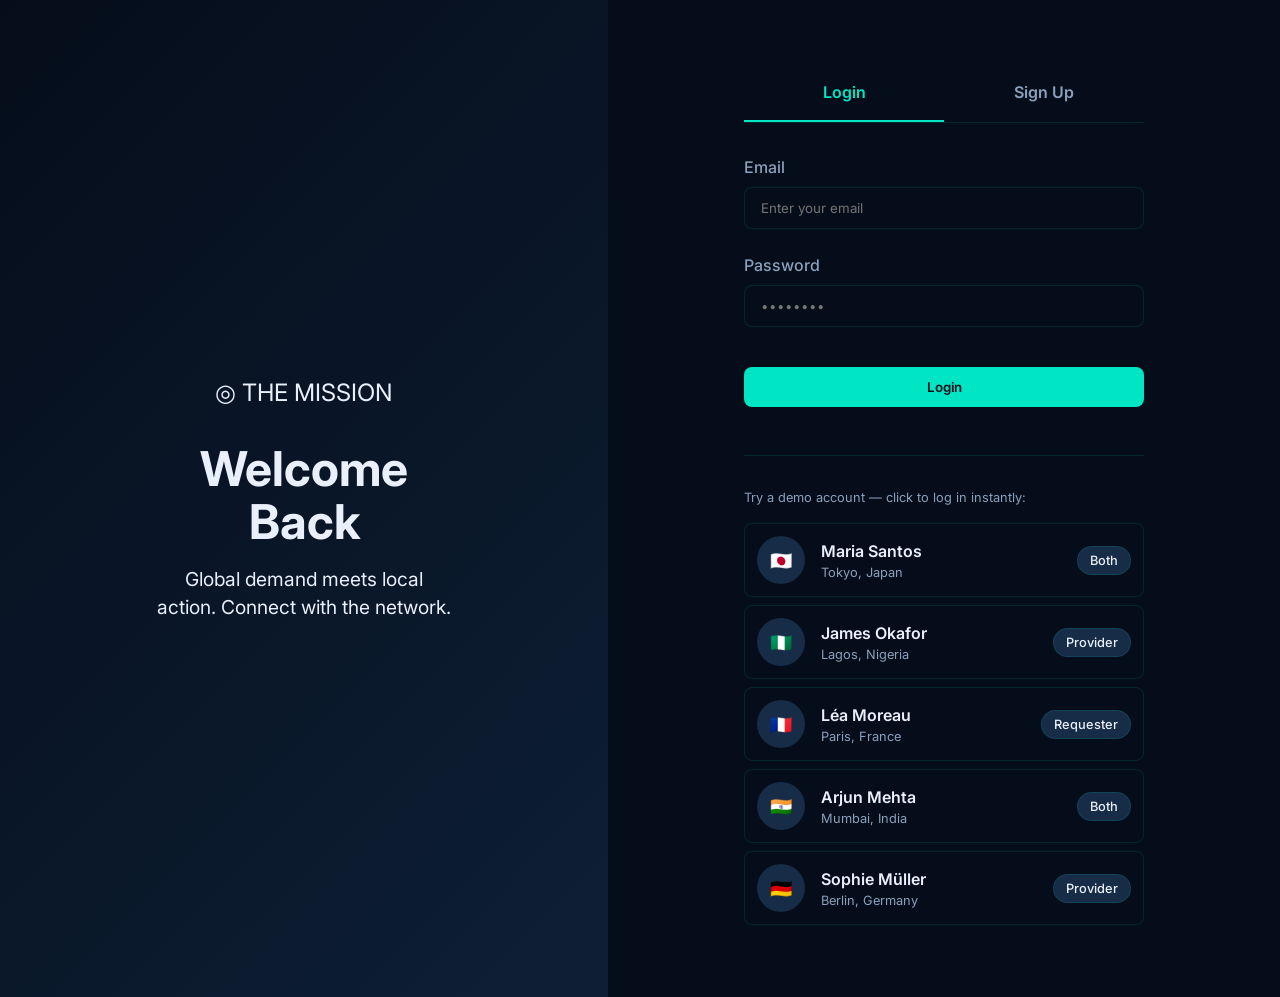
<file: profile.html>
<!DOCTYPE html>
<html lang="en">
<head>
    <meta charset="UTF-8">
    <meta name="viewport" content="width=device-width, initial-scale=1.0">
    <title>Profile | The Mission</title>
    <link rel="preconnect" href="https://fonts.googleapis.com">
    <link rel="preconnect" href="https://fonts.gstatic.com" crossorigin>
    <link href="https://fonts.googleapis.com/css2?family=Inter:wght@400;500;600;700&display=swap" rel="stylesheet">
    <link rel="stylesheet" href="style.css">
    <style>
        .profile-header {
            background: linear-gradient(135deg, var(--bg-surface) 0%, var(--bg-deep) 100%);
            border-bottom: 1px solid var(--border);
            padding: 4rem 2rem 2rem 2rem;
            text-align: center;
        }

        .profile-stats {
            display: flex;
            justify-content: center;
            gap: 3rem;
            margin-top: 2rem;
            padding-top: 2rem;
            border-top: 1px solid var(--border);
        }

        .stat-box { text-align: center; }
        .stat-box .num { font-size: 1.5rem; font-weight: 700; color: var(--accent-teal); }
        .stat-box .label { font-size: 0.8rem; color: var(--text-secondary); text-transform: uppercase; letter-spacing: 1px; }

        .tabs { display: flex; border-bottom: 1px solid var(--border); margin-bottom: 2rem; }
        .tab { padding: 1rem 2rem; cursor: pointer; color: var(--text-secondary); font-weight: 600; }
        .tab.active { color: var(--accent-teal); border-bottom: 2px solid var(--accent-teal); }

        .review-card { padding: 1.5rem; background: var(--bg-surface); border: 1px solid var(--border); border-radius: 8px; margin-bottom: 1rem; }

        @media (max-width: 768px) {
            .profile-stats { flex-wrap: wrap; gap: 1.5rem; }
            .tabs { overflow-x: auto; white-space: nowrap; }
            .tab { padding: 1rem; }
        }
    </style>
</head>
<body>

    <nav style="padding: 1rem 2rem; border-bottom: 1px solid var(--border); display: flex; align-items: center; justify-content: space-between; position: sticky; top:0; background: rgba(5,13,26,0.9); backdrop-filter: blur(10px); z-index: 100;">
        <a href="app.html" class="nav-logo" style="display: flex; align-items: center; gap: 0.5rem;">
            <span>←</span> ◎ THE MISSION
        </a>
    </nav>

    <div class="profile-header">
        <div class="container">
            <div style="display: inline-block; position: relative;">
                <img id="p-avatar" class="avatar avatar-lg mb-4" src="" alt="Avatar">
                <div id="p-flag" style="position: absolute; bottom: 10px; right: 0; font-size: 2rem; background: var(--bg-deep); border-radius: 50%; padding: 2px; line-height: 1;"></div>
            </div>

            <h1 id="p-name" style="font-size: 2.5rem; font-weight: 700; margin-bottom: 0.5rem;"></h1>
            <p id="p-location" class="text-secondary mb-2">📍 </p>
            <span id="p-role" class="chip mb-4"></span>

            <p id="p-bio" class="body-text mx-auto mt-4" style="max-width: 600px;"></p>

            <div id="edit-btn-container" class="mt-6" style="display: none;">
                <button class="btn btn-secondary" onclick="toggleEditMode()">Edit Profile</button>
            </div>

            <div class="profile-stats">
                <div class="stat-box">
                    <div id="p-stat-posted" class="num">0</div>
                    <div class="label">Posted</div>
                </div>
                <div class="stat-box">
                    <div id="p-stat-completed" class="num">0</div>
                    <div class="label">Completed</div>
                </div>
                <div class="stat-box">
                    <div id="p-stat-rating" class="num" style="color: var(--accent-gold);">0.0 ★</div>
                    <div class="label">Rating</div>
                </div>
            </div>
        </div>
    </div>

    <div class="container" style="padding-top: 2rem; padding-bottom: 5rem;">

        <div class="tabs">
            <div class="tab active" id="tab-missions" onclick="switchProfileTab('missions')">Active Missions</div>
            <div class="tab" id="tab-reviews" onclick="switchProfileTab('reviews')">Reviews (<span id="review-count">0</span>)</div>
        </div>

        <div id="view-missions">
            <div class="masonry-grid" id="profile-missions-grid"></div>
        </div>

        <div id="view-reviews" style="display: none;">
            <div id="reviews-list"></div>
        </div>

    </div>

    <!-- Edit Profile Modal -->
    <div id="edit-modal" style="display: none; position: fixed; top:0; left:0; width:100%; height:100%; background: rgba(0,0,0,0.8); z-index: 9999; align-items: center; justify-content: center;">
        <div class="card" style="width: 100%; max-width: 500px;">
            <h3 class="mb-4">Edit Profile</h3>

            <div class="form-group">
                <label for="edit-name">Name</label>
                <input type="text" id="edit-name" class="form-control">
            </div>
            <div class="form-group">
                <label for="edit-loc">Location</label>
                <input type="text" id="edit-loc" class="form-control">
            </div>
            <div class="form-group">
                <label for="edit-bio">Bio</label>
                <textarea id="edit-bio" class="form-control" rows="3"></textarea>
            </div>
            <div class="form-group">
                <label for="edit-role">Role</label>
                <select id="edit-role" class="form-control">
                    <option value="Requester">Requester (I post missions)</option>
                    <option value="Provider">Provider (I help others)</option>
                    <option value="Both">Both</option>
                </select>
            </div>

            <div class="flex gap-2 mt-6">
                <button class="btn btn-secondary w-full" onclick="toggleEditMode()">Cancel</button>
                <button class="btn btn-primary w-full" onclick="saveProfile()">Save Changes</button>
            </div>
        </div>
    </div>

    <script src="app.js"></script>
    <script>
        const loggedInUser = getSession();
        const urlParams = new URLSearchParams(window.location.search);
        let profileId = urlParams.get('id');

        // If no ID provided, show own profile if logged in, else redirect
        if (!profileId) {
            if (loggedInUser) {
                profileId = loggedInUser.id;
            } else {
                window.location.href = 'login.html';
            }
        }

        const profileUser = getUserById(profileId);

        document.addEventListener('DOMContentLoaded', () => {
            if (!profileUser) {
                document.body.innerHTML = '<div style="text-align:center; padding: 5rem;"><h1>User Not Found</h1><a href="app.html" class="btn btn-primary mt-4">Go Back</a></div>';
                return;
            }

            // Render Header
            document.getElementById('p-avatar').src = getInitialsAvatar(profileUser.name);
            document.getElementById('p-flag').innerText = profileUser.flag || '🌍';
            document.getElementById('p-name').innerText = profileUser.name;
            document.getElementById('p-location').innerText = `📍 ${profileUser.location}`;
            document.getElementById('p-role').innerText = profileUser.role;
            document.getElementById('p-bio').innerText = profileUser.bio || 'No bio provided.';

            // Stats
            document.getElementById('p-stat-posted').innerText = profileUser.missionsPosted || 0;
            document.getElementById('p-stat-completed').innerText = profileUser.tasksCompleted || 0;

            const reviews = profileUser.reviews || [];
            document.getElementById('review-count').innerText = reviews.length;
            if(reviews.length > 0) {
                const avg = reviews.reduce((a, b) => a + b.rating, 0) / reviews.length;
                document.getElementById('p-stat-rating').innerText = `${avg.toFixed(1)} ★`;
            } else {
                document.getElementById('p-stat-rating').innerText = 'New';
            }

            // Show Edit Button if own profile
            if (loggedInUser && loggedInUser.id === profileUser.id) {
                document.getElementById('edit-btn-container').style.display = 'block';
            }

            // Load Content
            loadProfileMissions();
            loadReviews();
        });

        function switchProfileTab(tab) {
            document.getElementById('tab-missions').classList.remove('active');
            document.getElementById('tab-reviews').classList.remove('active');
            document.getElementById('tab-' + tab).classList.add('active');

            document.getElementById('view-missions').style.display = 'none';
            document.getElementById('view-reviews').style.display = 'none';
            document.getElementById('view-' + tab).style.display = 'block';
        }

        function loadProfileMissions() {
            // Get all open/in_progress where user is requester OR provider
            const allReqs = getRequests({ status: 'open' }).concat(getRequests({ status: 'in_progress' }));
            const userReqs = allReqs.filter(r => r.requesterId === profileUser.id || r.providerId === profileUser.id);

            const grid = document.getElementById('profile-missions-grid');
            grid.innerHTML = '';

            if (userReqs.length === 0) {
                grid.style.display = 'block';
                grid.innerHTML = `<div class="text-center text-secondary py-8">No active missions.</div>`;
                return;
            }

            grid.style.display = 'grid';
            userReqs.forEach(req => {
                const cat = CATEGORIES[req.category];
                const card = document.createElement('div');
                card.className = `card hoverable cat-border ${cat.className}`;
                card.style.cursor = 'pointer';
                card.onclick = () => window.location.href = `request.html?id=${req.id}`;

                let relation = (req.requesterId === profileUser.id) ? 'Posting' : 'Helping';

                card.innerHTML = `
                    <div class="flex justify-between items-center mb-2">
                        <span class="chip" style="color: ${cat.color}; border-color: ${cat.color}40">${cat.icon} ${req.category}</span>
                        <span class="caption text-secondary">${relation}</span>
                    </div>
                    <h4 class="mb-2">${req.title}</h4>
                    <div class="flex justify-between caption">
                        <span>📍 ${req.location.split(',')[0]}</span>
                        <span style="color: var(--accent-teal); font-weight: 600;">${formatBudget(req.budget, req.currency)}</span>
                    </div>
                `;
                grid.appendChild(card);
            });
        }

        function loadReviews() {
            const list = document.getElementById('reviews-list');
            const reviews = profileUser.reviews || [];

            if (reviews.length === 0) {
                list.innerHTML = `<div class="text-center text-secondary py-8">No reviews yet.</div>`;
                return;
            }

            // Sort newest first
            reviews.sort((a,b) => new Date(b.date) - new Date(a.date)).forEach(rev => {
                const reviewer = getUserById(rev.reviewerId);
                const rName = reviewer ? reviewer.name : 'Unknown User';
                const rAvatar = reviewer ? getInitialsAvatar(reviewer.name) : '';

                const dateForm = new Date(rev.date).toLocaleDateString();
                const stars = '★'.repeat(rev.rating) + '☆'.repeat(5 - rev.rating);

                const el = document.createElement('div');
                el.className = 'review-card';
                el.innerHTML = `
                    <div class="flex justify-between items-start mb-3">
                        <div class="flex items-center gap-3">
                            <img class="avatar avatar-sm" src="${rAvatar}">
                            <div>
                                <div style="font-weight: 600; font-size: 0.9rem;">${rName}</div>
                                <div class="caption">${dateForm}</div>
                            </div>
                        </div>
                        <div style="color: var(--accent-gold); font-size: 1.2rem; letter-spacing: 2px;">${stars}</div>
                    </div>
                    <p class="body-text" style="font-size: 0.95rem;">"${rev.comment}"</p>
                `;
                list.appendChild(el);
            });
        }

        function toggleEditMode() {
            const modal = document.getElementById('edit-modal');
            if (modal.style.display === 'none') {
                document.getElementById('edit-name').value = profileUser.name;
                document.getElementById('edit-loc').value = profileUser.location;
                document.getElementById('edit-bio').value = profileUser.bio;
                document.getElementById('edit-role').value = profileUser.role;
                modal.style.display = 'flex';
            } else {
                modal.style.display = 'none';
            }
        }

        function saveProfile() {
            profileUser.name = document.getElementById('edit-name').value;
            profileUser.location = document.getElementById('edit-loc').value;
            profileUser.bio = document.getElementById('edit-bio').value;
            profileUser.role = document.getElementById('edit-role').value;

            saveUser(profileUser);
            showToast("Profile updated successfully!");
            setTimeout(() => location.reload(), 1000);
        }
    </script>
</body>
</html>
</file>
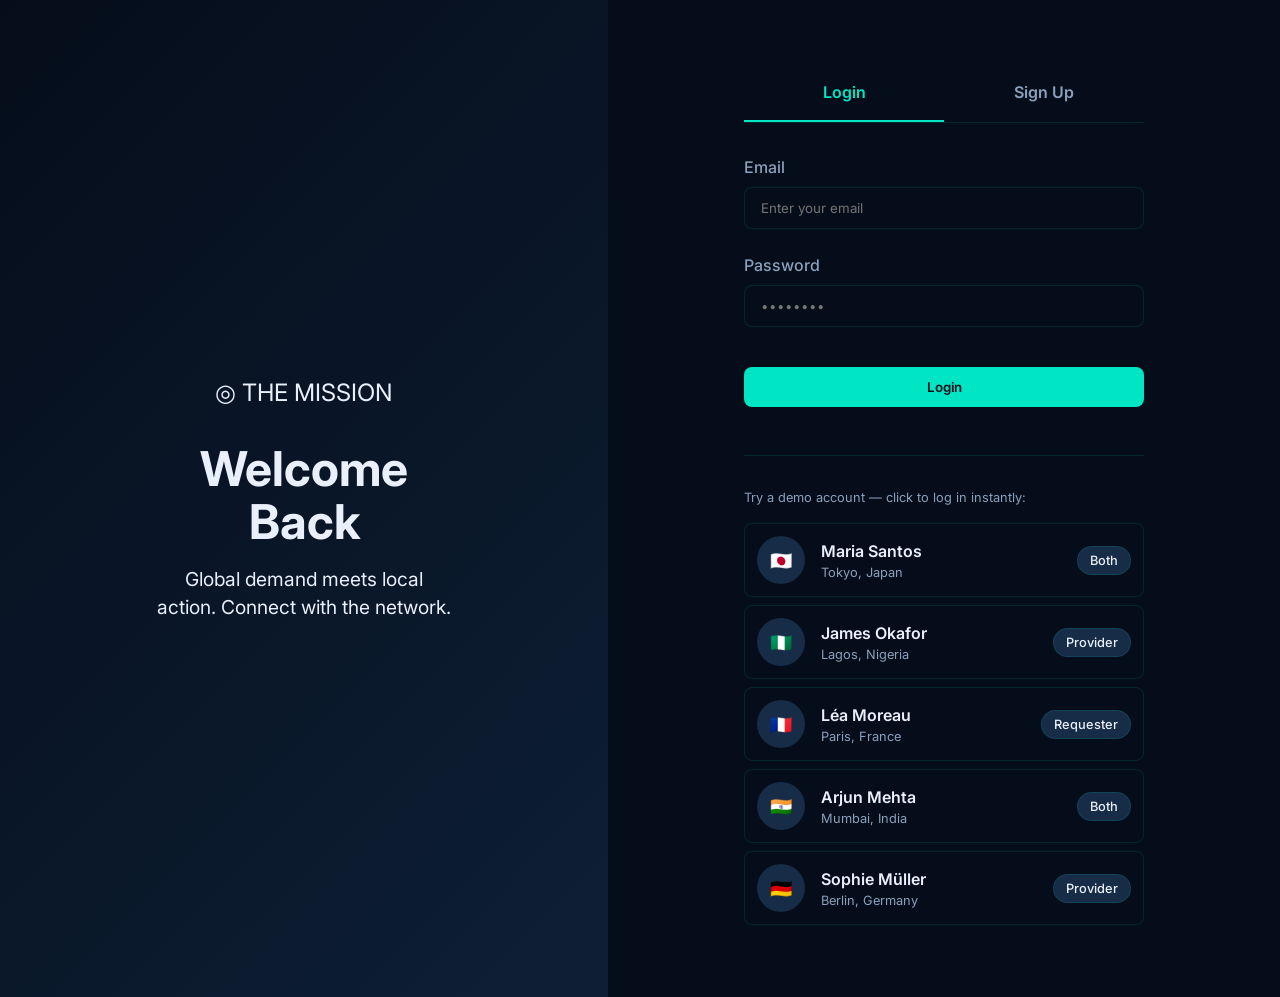
<file: request.html>
<!DOCTYPE html>
<html lang="en">
<head>
    <meta charset="UTF-8">
    <meta name="viewport" content="width=device-width, initial-scale=1.0">
    <title>Mission Details | The Mission</title>
    <link rel="preconnect" href="https://fonts.googleapis.com">
    <link rel="preconnect" href="https://fonts.gstatic.com" crossorigin>
    <link href="https://fonts.googleapis.com/css2?family=Inter:wght@400;500;600;700&display=swap" rel="stylesheet">
    <link rel="stylesheet" href="style.css">
    <style>
        .banner { height: 12px; width: 100%; border-top-left-radius: 12px; border-top-right-radius: 12px; }

        .req-layout { display: flex; gap: 2rem; max-width: 1200px; margin: 0 auto; padding: 2rem; }
        .req-main { flex: 2; }
        .req-side { flex: 1; }
        .sticky-side { position: sticky; top: 2rem; }

        .user-card { display: flex; align-items: center; gap: 1rem; padding: 1rem; background: var(--bg-surface); border: 1px solid var(--border); border-radius: 8px; margin-bottom: 1rem; cursor: pointer; transition: background 0.2s; }
        .user-card:hover { background: var(--bg-elevated); }

        .tag-list { display: flex; flex-wrap: wrap; gap: 0.5rem; margin: 1.5rem 0; }

        .chat-container { border: 1px solid var(--border); border-radius: 12px; background: var(--bg-surface); overflow: hidden; display: flex; flex-direction: column; height: 500px; }
        .chat-header { padding: 1rem; border-bottom: 1px solid var(--border); background: var(--bg-elevated); font-weight: 600; }
        .chat-messages { flex: 1; padding: 1rem; overflow-y: auto; display: flex; flex-direction: column; gap: 1rem; }
        .chat-input-area { padding: 1rem; border-top: 1px solid var(--border); display: flex; gap: 0.5rem; }

        .star-rating { display: inline-flex; flex-direction: row-reverse; gap: 0.25rem; font-size: 2rem; cursor: pointer; }
        .star-rating input { position: absolute; opacity: 0; width: 0; height: 0; }
        .star-rating label { color: var(--border); transition: color 0.2s; cursor: pointer; }
        .star-rating label:hover, .star-rating label:hover ~ label, .star-rating input:checked ~ label { color: var(--accent-gold); }
        .star-rating input:focus-visible + label { outline: 2px solid var(--accent-teal); outline-offset: 2px; border-radius: 2px; }

        @media (max-width: 768px) {
            .req-layout { flex-direction: column; padding: 1rem; padding-bottom: 5rem; }
            .sticky-side { position: static; }
        }
    </style>
</head>
<body>

    <nav style="padding: 1rem 2rem; border-bottom: 1px solid var(--border); display: flex; align-items: center; justify-content: space-between;">
        <a href="app.html" class="nav-logo" style="display: flex; align-items: center; gap: 0.5rem;">
            <span>←</span> ◎ THE MISSION
        </a>
        <div id="nav-auth"></div>
    </nav>

    <div class="req-layout">

        <div class="req-main">
            <div id="content-card" class="card" style="padding: 0; overflow: hidden; margin-bottom: 2rem;">
                <!-- Populated by JS -->
            </div>

            <h2 class="section-heading mb-4">Mission Discussion</h2>
            <div class="chat-container">
                <div class="chat-header">Secure Thread</div>
                <div class="chat-messages" id="chat-messages">
                    <!-- Populated by JS -->
                </div>
                <div class="chat-input-area">
                    <input type="text" id="chat-input" class="form-control" placeholder="Type a message..." onkeypress="if(event.key === 'Enter') sendMessage()">
                    <button class="btn btn-primary" onclick="sendMessage()">Send</button>
                </div>
            </div>
        </div>

        <div class="req-side">
            <div class="sticky-side">
                <div class="card mb-4" id="action-panel">
                    <!-- Populated by JS contextually -->
                </div>

                <div class="card" id="stats-panel">
                    <!-- Populated by JS -->
                </div>
            </div>
        </div>

    </div>

    <!-- Review Modal (Hidden by default) -->
    <div id="review-modal" style="display: none; position: fixed; top:0; left:0; width:100%; height:100%; background: rgba(0,0,0,0.8); z-index: 9999; align-items: center; justify-content: center;">
        <div class="card" style="width: 100%; max-width: 400px;">
            <h3 class="mb-4">Leave a Review</h3>
            <p class="text-secondary mb-4 caption" id="review-target-name"></p>

            <div class="form-group text-center">
                <div class="star-rating" id="star-rating" role="radiogroup" aria-label="Review Rating">
                    <input type="radio" id="star5" name="rating" value="5" aria-label="5 stars" checked><label for="star5" aria-hidden="true">★</label>
                    <input type="radio" id="star4" name="rating" value="4" aria-label="4 stars"><label for="star4" aria-hidden="true">★</label>
                    <input type="radio" id="star3" name="rating" value="3" aria-label="3 stars"><label for="star3" aria-hidden="true">★</label>
                    <input type="radio" id="star2" name="rating" value="2" aria-label="2 stars"><label for="star2" aria-hidden="true">★</label>
                    <input type="radio" id="star1" name="rating" value="1" aria-label="1 star"><label for="star1" aria-hidden="true">★</label>
                </div>
            </div>

            <div class="form-group">
                <textarea id="review-comment" class="form-control" rows="3" placeholder="How did it go?"></textarea>
            </div>

            <div class="flex gap-2">
                <button class="btn btn-secondary w-full" onclick="document.getElementById('review-modal').style.display='none'">Cancel</button>
                <button class="btn btn-primary w-full" onclick="submitReview()">Submit</button>
            </div>
        </div>
    </div>

    <script src="app.js"></script>
    <script>
        const currentUser = getSession();
        const urlParams = new URLSearchParams(window.location.search);
        const reqId = urlParams.get('id');
        let request = null;

        document.addEventListener('DOMContentLoaded', () => {
            if(!reqId) { window.location.href = 'app.html'; return; }

            request = getRequestById(reqId);
            if(!request) {
                document.body.innerHTML = '<div style="text-align:center; padding: 5rem;"><h1>Mission Not Found</h1><a href="app.html" class="btn btn-primary mt-4">Go Back</a></div>';
                return;
            }

            // Setup top nav
            if(currentUser) {
                document.getElementById('nav-auth').innerHTML = `
                    <div class="flex items-center gap-2 cursor-pointer" onclick="window.location.href='profile.html'">
                        <img class="avatar avatar-sm" src="${getInitialsAvatar(currentUser.name)}" alt="Avatar">
                        <span class="caption hidden-mobile">${currentUser.name.split(' ')[0]}</span>
                    </div>
                `;
            } else {
                document.getElementById('nav-auth').innerHTML = `<a href="login.html?redirect=request.html?id=${reqId}" class="btn btn-primary">Login to Accept</a>`;
            }

            renderContent();
            renderActionPanel();
            renderChat();
        });

        function renderContent() {
            const cat = CATEGORIES[request.category];
            const requester = getUserById(request.requesterId);
            const provider = request.providerId ? getUserById(request.providerId) : null;

            const postedDateFormatted = new Date(request.postedDate).toLocaleDateString('en-US', {month: 'short', day: 'numeric', year: 'numeric'});

            let statusBadge = `<span class="badge" style="background-color: var(--accent-teal); color: var(--bg-deep);">Open</span>`;
            if(request.status === 'in_progress') statusBadge = `<span class="badge" style="background-color: var(--accent-gold); color: var(--bg-deep);">In Progress</span>`;
            if(request.status === 'completed') statusBadge = `<span class="badge" style="background-color: var(--border); color: var(--text-primary);">Completed</span>`;

            let html = `
                <div class="banner" style="background: ${cat.color};"></div>
                <div style="padding: 2rem;">
                    <div class="flex justify-between items-start mb-4">
                        <div>
                            <span class="chip mb-2" style="color: ${cat.color}; border-color: ${cat.color}40">${cat.icon} ${request.category}</span>
                            <h1 style="font-size: 2rem; font-weight: 700; line-height: 1.2;">${request.title}</h1>
                        </div>
                    </div>

                    <div class="flex items-center gap-3 mb-6 caption">
                        ${statusBadge}
                        <span>Posted ${postedDateFormatted}</span>
                    </div>

                    <p class="body-text mb-6" style="font-size: 1.1rem; line-height: 1.6; white-space: pre-wrap;">${request.description}</p>

                    <h3 class="section-heading mt-8 mb-4" style="font-size: 1.2rem;">Parties Involved</h3>

                    <p class="caption mb-2">Requester</p>
                    <div class="user-card" onclick="window.location.href='profile.html?id=${requester.id}'">
                        <div class="avatar avatar-md">${requester.flag}</div>
                        <div style="flex: 1;">
                            <div style="font-weight: 600;">${requester.name}</div>
                            <div class="caption">★ ${(requester.reviews && requester.reviews.length ? (requester.reviews.reduce((a,b)=>a+b.rating,0)/requester.reviews.length).toFixed(1) : 'New')} • ${requester.missionsPosted} missions posted</div>
                        </div>
                        <div class="caption">View Profile →</div>
                    </div>
            `;

            if(provider) {
                html += `
                    <p class="caption mt-4 mb-2">Provider</p>
                    <div class="user-card" style="border-color: var(--accent-teal);" onclick="window.location.href='profile.html?id=${provider.id}'">
                        <div class="avatar avatar-md">${provider.flag}</div>
                        <div style="flex: 1;">
                            <div style="font-weight: 600;">${provider.name}</div>
                            <div class="caption">★ ${(provider.reviews && provider.reviews.length ? (provider.reviews.reduce((a,b)=>a+b.rating,0)/provider.reviews.length).toFixed(1) : 'New')} • ${provider.tasksCompleted} tasks completed</div>
                        </div>
                        <div class="caption">View Profile →</div>
                    </div>
                `;
            }

            html += `</div>`;
            document.getElementById('content-card').innerHTML = html;

            // Stats Panel
            document.getElementById('stats-panel').innerHTML = `
                <h3 class="mb-4" style="font-size: 1.1rem;">Mission Details</h3>
                <div class="flex-col gap-3">
                    <div class="flex justify-between items-center border-bottom pb-2" style="border-bottom: 1px solid var(--border);">
                        <span class="text-secondary">Budget</span>
                        <span style="font-weight: 700; color: var(--accent-teal); font-size: 1.2rem;">${formatBudget(request.budget, request.currency)}</span>
                    </div>
                    <div class="flex justify-between items-center border-bottom pb-2" style="border-bottom: 1px solid var(--border);">
                        <span class="text-secondary">Location</span>
                        <span class="text-right" style="max-width: 60%;">${request.location}</span>
                    </div>
                    <div class="flex justify-between items-center border-bottom pb-2" style="border-bottom: 1px solid var(--border);">
                        <span class="text-secondary">Type</span>
                        <span>${request.online ? 'Virtual / Online' : 'In-Person / Offline'}</span>
                    </div>
                    <div class="flex justify-between items-center pt-2">
                        <span class="text-secondary">Deadline</span>
                        <span style="font-weight: 600;">${new Date(request.deadline).toLocaleDateString()}</span>
                    </div>
                </div>
            `;
        }

        function renderActionPanel() {
            const panel = document.getElementById('action-panel');

            if(!currentUser) {
                panel.innerHTML = `
                    <h3 class="mb-2">Interested in helping?</h3>
                    <p class="text-secondary caption mb-4">Log in to accept this mission and connect with the requester.</p>
                    <a href="login.html" class="btn btn-primary w-full">Login to Accept</a>
                `;
                return;
            }

            const isRequester = currentUser.id === request.requesterId;
            const isProvider = currentUser.id === request.providerId;

            if(request.status === 'open') {
                if(isRequester) {
                    panel.innerHTML = `
                        <h3 class="mb-4">Your Mission</h3>
                        <p class="text-secondary caption mb-4">Waiting for a helper to accept this mission.</p>
                        <button class="btn btn-danger w-full" onclick="cancelMission()">Cancel Mission</button>
                    `;
                } else {
                    panel.innerHTML = `
                        <h3 class="mb-2">Ready to act?</h3>
                        <p class="text-secondary caption mb-4">Accept this mission to open a direct channel with the requester.</p>
                        <button class="btn btn-primary w-full py-3" style="font-size: 1.1rem;" onclick="acceptMission()">✅ Accept Mission</button>
                    `;
                }
            } else if(request.status === 'in_progress') {
                if(isRequester || isProvider) {
                    panel.innerHTML = `
                        <h3 class="mb-2 text-center" style="color: var(--accent-gold);">Mission In Progress</h3>
                        <p class="text-secondary caption mb-4 text-center">Coordinate via the secure thread.</p>
                        ${isRequester ? '<button class="btn btn-primary w-full mb-2" onclick="completeMission()">🏁 Mark as Completed</button>' : ''}
                    `;
                } else {
                    panel.innerHTML = `<h3 class="text-center text-secondary">Mission is currently in progress with another user.</h3>`;
                }
            } else if(request.status === 'completed') {
                if(isRequester || isProvider) {
                    panel.innerHTML = `
                        <h3 class="mb-2 text-center text-secondary">Mission Completed</h3>
                        <button class="btn btn-primary w-full mt-2" onclick="showReviewModal()">⭐ Leave a Review</button>
                    `;
                } else {
                    panel.innerHTML = `<h3 class="text-center text-secondary">This mission has been completed.</h3>`;
                }
            }
        }

        // --- ACTIONS ---
        function acceptMission() {
            request.providerId = currentUser.id;
            request.status = 'in_progress';
            saveRequest(request);

            addMessage(request.id, 'system', `Mission accepted by ${currentUser.name}. Secure channel open.`);
            showToast("Mission Accepted!");
            setTimeout(() => location.reload(), 1000);
        }

        function cancelMission() {
            if(confirm("Are you sure you want to cancel this mission?")) {
                deleteRequest(request.id);
                showToast("Mission cancelled.");
                setTimeout(() => window.location.href = 'app.html', 1000);
            }
        }

        function completeMission() {
            if(confirm("Mark this mission as successfully completed?")) {
                request.status = 'completed';
                saveRequest(request);

                // Update stats
                const p = getUserById(request.providerId);
                if(p) { p.tasksCompleted = (p.tasksCompleted||0) + 1; saveUser(p); }

                addMessage(request.id, 'system', `Mission marked as completed by ${currentUser.name}.`);
                showToast("Mission Completed!");
                setTimeout(() => location.reload(), 1000);
            }
        }

        let reviewTargetId = null;
        function showReviewModal() {
            reviewTargetId = (currentUser.id === request.requesterId) ? request.providerId : request.requesterId;
            const targetUser = getUserById(reviewTargetId);
            document.getElementById('review-target-name').innerText = `Reviewing ${targetUser.name}`;
            document.getElementById('review-modal').style.display = 'flex';
        }

        function submitReview() {
            const rating = document.querySelector('input[name="rating"]:checked').value;
            const comment = document.getElementById('review-comment').value;

            addReview(reviewTargetId, currentUser.id, parseInt(rating), comment);

            document.getElementById('review-modal').style.display = 'none';
            showToast("Review submitted successfully!");
            renderActionPanel(); // Refresh to potentially hide review button if logic expanded to check if already reviewed
        }

        // --- CHAT ---
        function renderChat() {
            const chatBox = document.getElementById('chat-messages');
            const input = document.getElementById('chat-input');
            const isParty = currentUser && (currentUser.id === request.requesterId || currentUser.id === request.providerId);

            if(!isParty && currentUser) {
                input.disabled = true;
                input.placeholder = "Only involved parties can send messages.";
                chatBox.innerHTML = '<div class="text-center text-secondary mt-8">Messages are private.</div>';
                return;
            } else if (!currentUser) {
                input.disabled = true;
                input.placeholder = "Log in to chat.";
                chatBox.innerHTML = '<div class="text-center text-secondary mt-8">Log in to view messages.</div>';
                return;
            }

            chatBox.innerHTML = '';

            if(!request.messages || request.messages.length === 0) {
                chatBox.innerHTML = '<div class="text-center text-secondary mt-8 caption">No messages yet.</div>';
            } else {
                request.messages.forEach(msg => {
                    const el = document.createElement('div');

                    if (msg.senderId === 'system') {
                        el.className = 'text-center caption text-secondary my-2';
                        el.innerText = msg.text;
                    } else {
                        const isOwn = msg.senderId === currentUser.id;
                        const sender = getUserById(msg.senderId);

                        el.className = `chat-message ${isOwn ? 'own' : 'other'}`;
                        el.innerHTML = `
                            <div class="caption mb-1 ${isOwn ? 'text-secondary' : 'text-primary'}" style="opacity:0.8; font-size:0.7rem;">
                                ${isOwn ? 'You' : sender.name.split(' ')[0]} • ${new Date(msg.timestamp).toLocaleTimeString([], {hour: '2-digit', minute:'2-digit'})}
                            </div>
                            <div>${msg.text}</div>
                        `;
                    }
                    chatBox.appendChild(el);
                });
            }
            chatBox.scrollTop = chatBox.scrollHeight;
        }

        function sendMessage() {
            const input = document.getElementById('chat-input');
            const text = input.value.trim();
            if(text) {
                addMessage(request.id, currentUser.id, text);
                input.value = '';
                // Reload request data locally to get new message
                request = getRequestById(request.id);
                renderChat();
            }
        }
    </script>
</body>
</html>
</file>
<file: style.css>
:root {
  --bg-deep: #050d1a;
  --bg-surface: #0e1f35;
  --bg-elevated: #162c47;
  --accent-teal: #00e5c3;
  --accent-gold: #f5c518;
  --accent-coral: #ff6b6b;
  --text-primary: #eaf0fb;
  --text-secondary: #8ba0bc;
  --border: rgba(0,229,195,0.12);

  --cat-social: #a78bfa;
  --cat-transport: #38bdf8;
  --cat-delivery: #fb923c;
  --cat-goods: #4ade80;
  --cat-social-animals: #f472b6;
  --cat-repairs: #f87171;
  --cat-special: #f5c518;

  --font-inter: 'Inter', sans-serif;
}

* {
  box-sizing: border-box;
  margin: 0;
  padding: 0;
}

body {
  background-color: var(--bg-deep);
  color: var(--text-primary);
  font-family: var(--font-inter);
  line-height: 1.5;
  font-size: 1rem;
  font-weight: 400;
  overflow-x: hidden;
  transition: opacity 0.3s ease, transform 0.3s ease;
}

body.fade-out {
  opacity: 0;
  transform: translateY(8px);
}

a {
  color: inherit;
  text-decoration: none;
}

h1.hero-headline {
  font-size: clamp(2.5rem, 6vw, 5rem);
  font-weight: 700;
  line-height: 1.1;
  margin-bottom: 1.5rem;
}

h2.section-heading {
  font-size: 1.75rem;
  font-weight: 600;
  margin-bottom: 1rem;
}

.body-text {
  font-size: 1rem;
  font-weight: 400;
}

.caption {
  font-size: 0.8rem;
  font-weight: 400;
  color: var(--text-secondary);
}

/* Buttons */
.btn {
  display: inline-flex;
  align-items: center;
  justify-content: center;
  padding: 0.75rem 1.5rem;
  border-radius: 8px;
  font-weight: 600;
  cursor: pointer;
  transition: all 0.2s ease;
  border: none;
  font-family: var(--font-inter);
}

.btn-primary {
  background-color: var(--accent-teal);
  color: var(--bg-deep);
}

.btn-primary:hover {
  background-color: #00c7a9;
  transform: translateY(-2px);
}

.btn-secondary {
  background-color: var(--bg-surface);
  color: var(--text-primary);
  border: 1px solid var(--border);
}

.btn-secondary:hover {
  background-color: var(--bg-elevated);
}

.btn-danger {
  background-color: transparent;
  color: var(--accent-coral);
  border: 1px solid var(--accent-coral);
}

/* Cards */
.card {
  background-color: var(--bg-surface);
  border: 1px solid var(--border);
  border-radius: 12px;
  padding: 1.5rem;
  transition: transform 0.2s ease, box-shadow 0.2s ease;
}

.card.hoverable:hover {
  transform: translateY(-6px);
  box-shadow: 0 16px 48px rgba(0, 229, 195, 0.2);
}

/* Layouts */
.container {
  max-width: 1200px;
  margin: 0 auto;
  padding: 0 1.5rem;
}

/* Forms */
.form-group {
  margin-bottom: 1.5rem;
}
.form-group label {
  display: block;
  margin-bottom: 0.5rem;
  font-weight: 500;
  color: var(--text-secondary);
}
.form-control {
  width: 100%;
  padding: 0.75rem 1rem;
  background-color: var(--bg-deep);
  border: 1px solid var(--border);
  border-radius: 8px;
  color: var(--text-primary);
  font-family: var(--font-inter);
}
.form-control:focus {
  outline: none;
  border-color: var(--accent-teal);
}

/* Chips and Badges */
.chip {
  display: inline-flex;
  align-items: center;
  gap: 0.5rem;
  padding: 0.25rem 0.75rem;
  border-radius: 9999px;
  font-size: 0.8rem;
  font-weight: 500;
  background-color: var(--bg-elevated);
  border: 1px solid var(--border);
}
.badge {
  background-color: var(--accent-teal);
  color: var(--bg-deep);
  padding: 0.25rem 0.5rem;
  border-radius: 4px;
  font-size: 0.75rem;
  font-weight: 600;
}
.badge-warning {
  background-color: var(--accent-gold);
  color: var(--bg-deep);
}
.badge-danger {
  background-color: var(--accent-coral);
  color: var(--bg-deep);
}

/* Categories */
.cat-social { border-left-color: var(--cat-social); color: var(--cat-social); }
.cat-transport { border-left-color: var(--cat-transport); color: var(--cat-transport); }
.cat-delivery { border-left-color: var(--cat-delivery); color: var(--cat-delivery); }
.cat-goods { border-left-color: var(--cat-goods); color: var(--cat-goods); }
.cat-social-animals { border-left-color: var(--cat-social-animals); color: var(--cat-social-animals); }
.cat-repairs { border-left-color: var(--cat-repairs); color: var(--cat-repairs); }
.cat-special { border-left-color: var(--cat-special); color: var(--cat-special); }

.cat-border {
  border-left-width: 4px;
  border-left-style: solid;
}

/* Skeleton Loaders */
@keyframes shimmer {
  0% { background-position: -200% 0; }
  100% { background-position: 200% 0; }
}
.skeleton {
  background: linear-gradient(90deg, var(--bg-surface) 25%, var(--bg-elevated) 50%, var(--bg-surface) 75%);
  background-size: 200% 100%;
  animation: shimmer 1.5s infinite;
  border-radius: 8px;
}

/* Globe and Pulses */
.globe-container {
  position: relative;
  width: 100%;
  aspect-ratio: 1/1;
  background-image: url('data:image/svg+xml;utf8,<svg xmlns="http://www.w3.org/2000/svg" viewBox="0 0 100 100"><circle cx="50" cy="50" r="48" fill="%230e1f35" stroke="%23162c47" stroke-width="1"/><path d="M 20 40 Q 40 20 60 50 T 80 60" fill="none" stroke="%23162c47" stroke-width="1"/></svg>');
  background-size: contain;
  background-repeat: no-repeat;
  background-position: center;
}

@keyframes pulse {
  0% { transform: scale(0.95); box-shadow: 0 0 0 0 rgba(0, 229, 195, 0.7); }
  70% { transform: scale(1); box-shadow: 0 0 0 15px rgba(0, 229, 195, 0); }
  100% { transform: scale(0.95); box-shadow: 0 0 0 0 rgba(0, 229, 195, 0); }
}

.globe-dot {
  position: absolute;
  width: 8px;
  height: 8px;
  background-color: var(--accent-teal);
  border-radius: 50%;
  animation: pulse 2s infinite;
}

/* Toast Notification */
.toast-container {
  position: fixed;
  bottom: 24px;
  right: 24px;
  display: flex;
  flex-direction: column;
  gap: 12px;
  z-index: 9999;
}
.toast {
  background-color: var(--bg-elevated);
  border: 1px solid var(--border);
  color: var(--text-primary);
  padding: 12px 24px;
  border-radius: 8px;
  box-shadow: 0 8px 24px rgba(0,0,0,0.4);
  transform: translateX(120%);
  transition: transform 0.3s ease;
}
.toast.show {
  transform: translateX(0);
}

/* Utilities */
.flex { display: flex; }
.flex-col { display: flex; flex-direction: column; }
.items-center { align-items: center; }
.justify-between { justify-content: space-between; }
.justify-center { justify-content: center; }
.gap-1 { gap: 0.25rem; }
.gap-2 { gap: 0.5rem; }
.gap-3 { gap: 0.75rem; }
.gap-4 { gap: 1rem; }
.gap-6 { gap: 1.5rem; }
.gap-8 { gap: 2rem; }
.mt-2 { margin-top: 0.5rem; }
.mt-4 { margin-top: 1rem; }
.mt-8 { margin-top: 2rem; }
.mb-2 { margin-bottom: 0.5rem; }
.mb-4 { margin-bottom: 1rem; }
.mb-8 { margin-bottom: 2rem; }
.p-4 { padding: 1rem; }
.p-6 { padding: 1.5rem; }
.w-full { width: 100%; }
.text-center { text-align: center; }
.hidden { display: none !important; }

/* Masonry Grid */
.masonry-grid {
  display: grid;
  grid-template-columns: repeat(auto-fill, minmax(300px, 1fr));
  gap: 1.5rem;
  align-items: start;
}

/* Sidebar & Main Content Layout */
.app-layout {
  display: flex;
  min-height: 100vh;
}
.sidebar {
  width: 250px;
  background-color: var(--bg-surface);
  border-right: 1px solid var(--border);
  padding: 1.5rem;
  display: flex;
  flex-direction: column;
  position: sticky;
  top: 0;
  height: 100vh;
}
.main-content {
  flex: 1;
  padding: 2rem;
  max-width: calc(100% - 250px);
}

.nav-item {
  display: flex;
  align-items: center;
  gap: 0.75rem;
  padding: 0.75rem 1rem;
  border-radius: 8px;
  color: var(--text-secondary);
  font-weight: 500;
  transition: all 0.2s;
  cursor: pointer;
}
.nav-item:hover, .nav-item.active {
  background-color: var(--bg-elevated);
  color: var(--accent-teal);
}

/* Mobile Nav */
.mobile-nav {
  display: none;
  position: fixed;
  bottom: 0;
  left: 0;
  right: 0;
  background-color: var(--bg-surface);
  border-top: 1px solid var(--border);
  padding: 0.75rem;
  justify-content: space-around;
  z-index: 100;
}
.mobile-nav-item {
  display: flex;
  flex-direction: column;
  align-items: center;
  gap: 0.25rem;
  color: var(--text-secondary);
  font-size: 0.75rem;
}
.mobile-nav-item.active {
  color: var(--accent-teal);
}

@media (max-width: 768px) {
  .sidebar { display: none; }
  .mobile-nav { display: flex; }
  .main-content { max-width: 100%; padding: 1rem; padding-bottom: 5rem; }
  .masonry-grid { grid-template-columns: 1fr; }
  .split-screen { flex-direction: column; }
  .split-screen > div { width: 100%; min-height: 50vh; }
}

/* Split Screen Login */
.split-screen {
  display: flex;
  min-height: 100vh;
}
.split-left {
  flex: 1;
  background: linear-gradient(135deg, var(--bg-deep) 0%, var(--bg-surface) 100%);
  display: flex;
  flex-direction: column;
  justify-content: center;
  align-items: center;
  padding: 2rem;
  text-align: center;
}
.split-right {
  flex: 1;
  display: flex;
  flex-direction: column;
  justify-content: center;
  padding: 4rem;
  background-color: var(--bg-deep);
}

/* Avatar */
.avatar {
  border-radius: 50%;
  object-fit: cover;
  background-color: var(--bg-elevated);
  display: inline-flex;
  align-items: center;
  justify-content: center;
  color: var(--bg-deep);
  font-weight: bold;
}
.avatar-sm { width: 32px; height: 32px; font-size: 14px; }
.avatar-md { width: 48px; height: 48px; font-size: 18px; }
.avatar-lg { width: 96px; height: 96px; font-size: 32px; }

/* Chat Thread */
.chat-thread {
  display: flex;
  flex-direction: column;
  gap: 1rem;
  max-height: 400px;
  overflow-y: auto;
  padding-right: 1rem;
}
.chat-message {
  background-color: var(--bg-surface);
  border-radius: 12px;
  padding: 1rem;
  border: 1px solid var(--border);
  width: fit-content;
  max-width: 80%;
}
.chat-message.own {
  background-color: var(--bg-elevated);
  align-self: flex-end;
  border-bottom-right-radius: 2px;
}
.chat-message.other {
  align-self: flex-start;
  border-bottom-left-radius: 2px;
}

/* Accessibility */
*:focus-visible {
  outline: 2px solid var(--accent-teal);
  outline-offset: 2px;
  border-radius: 2px;
}
</file>
